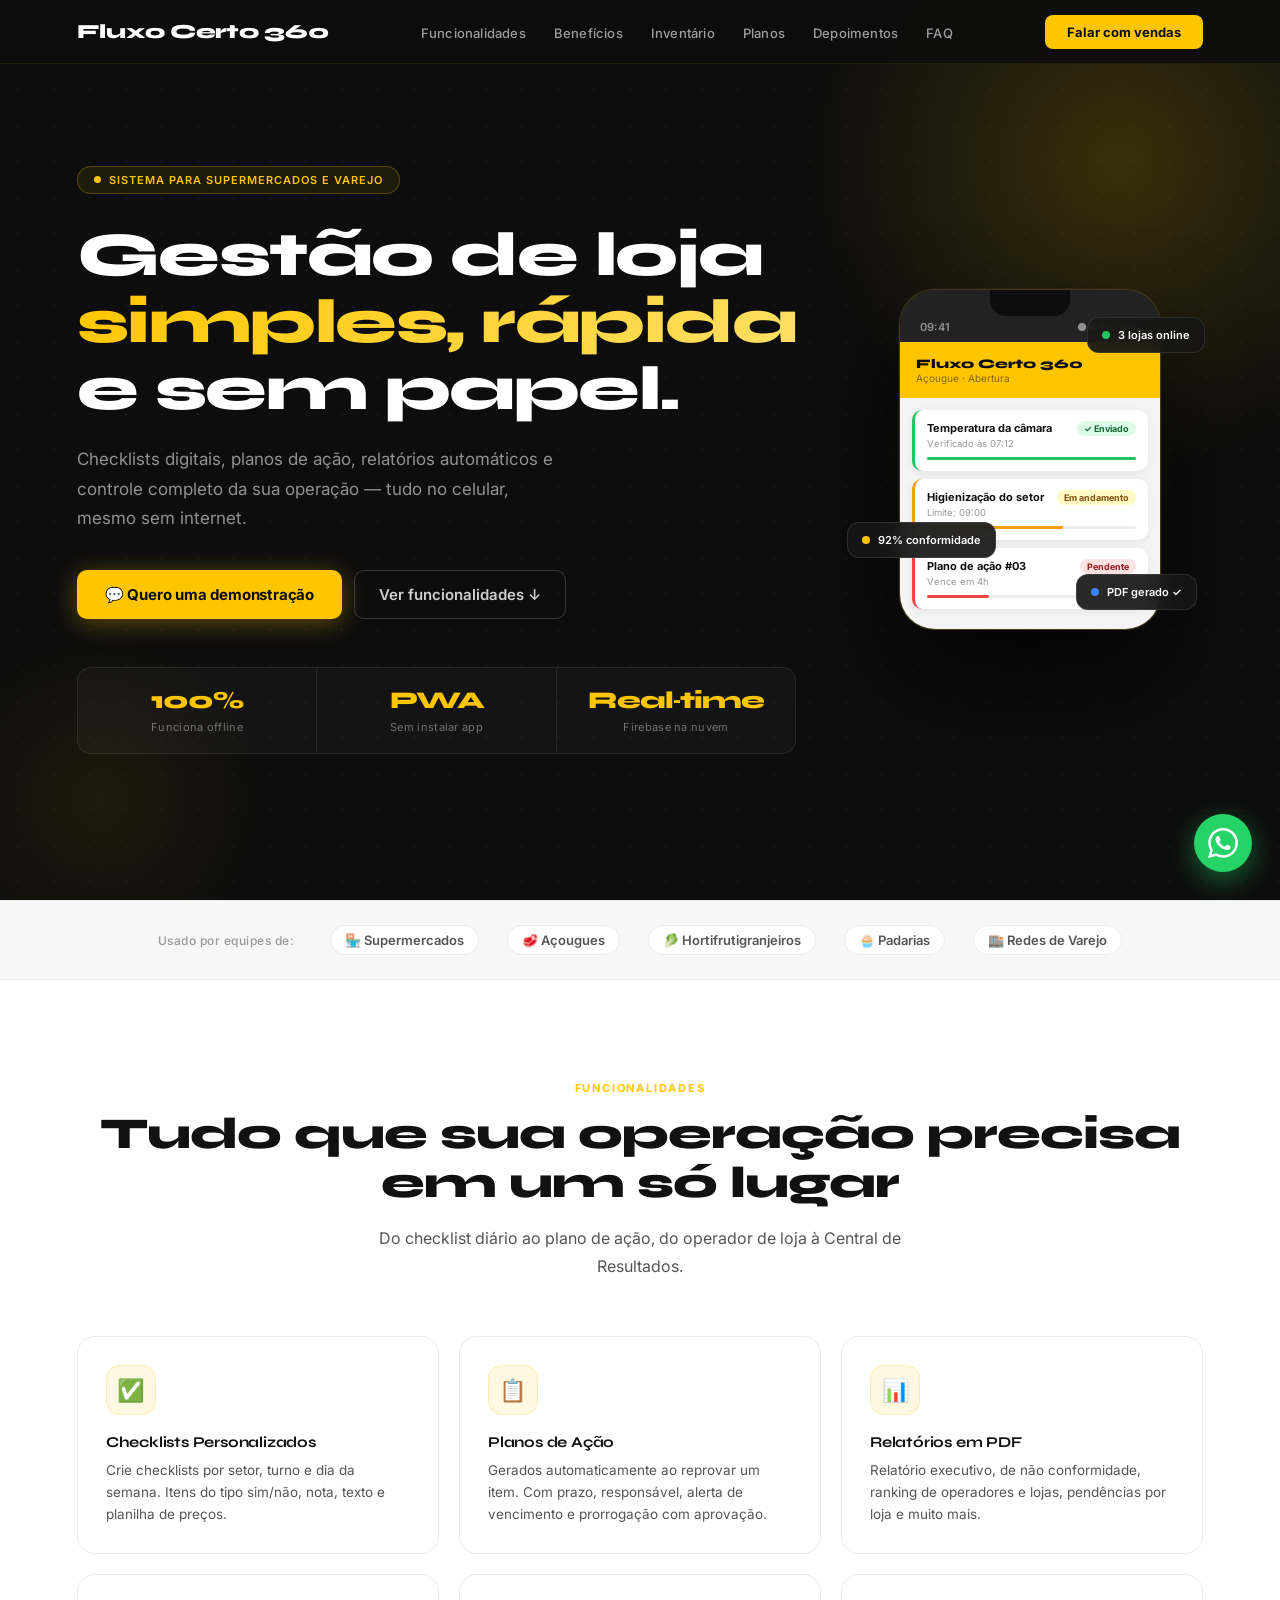
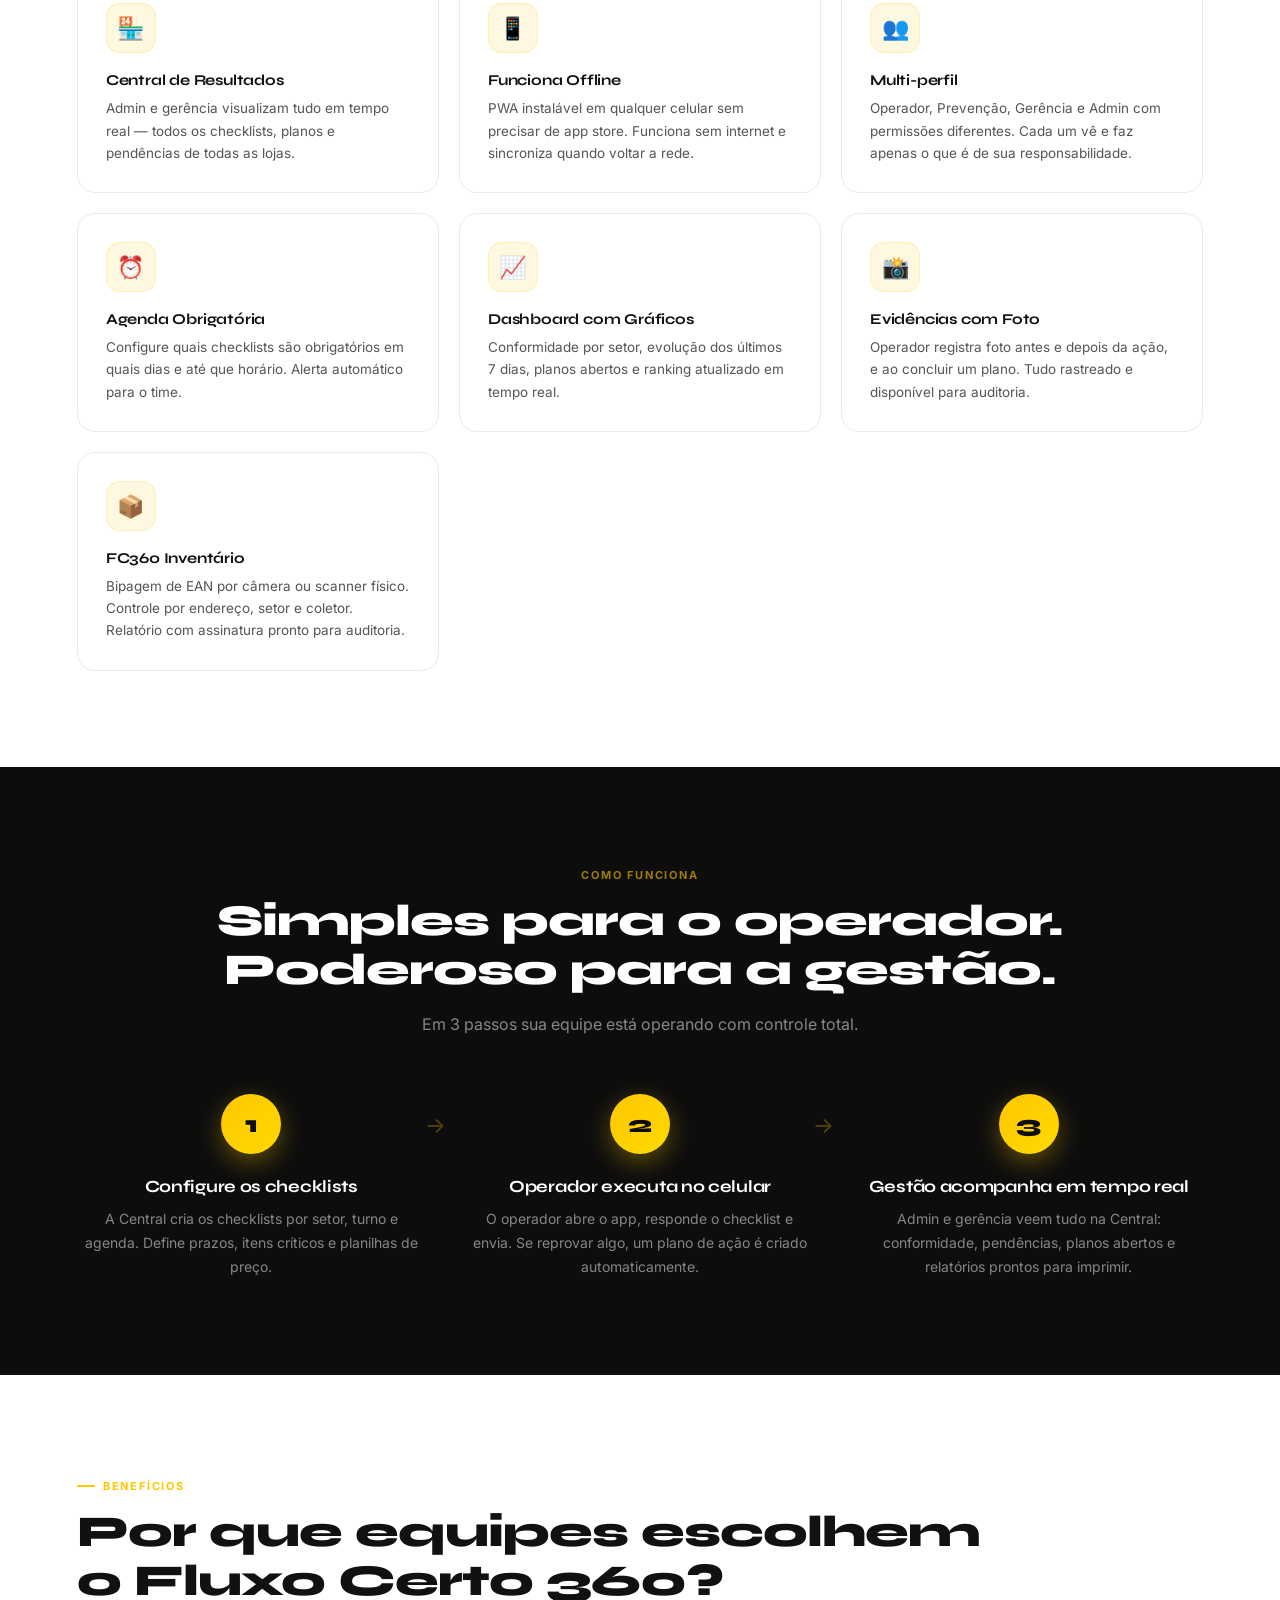
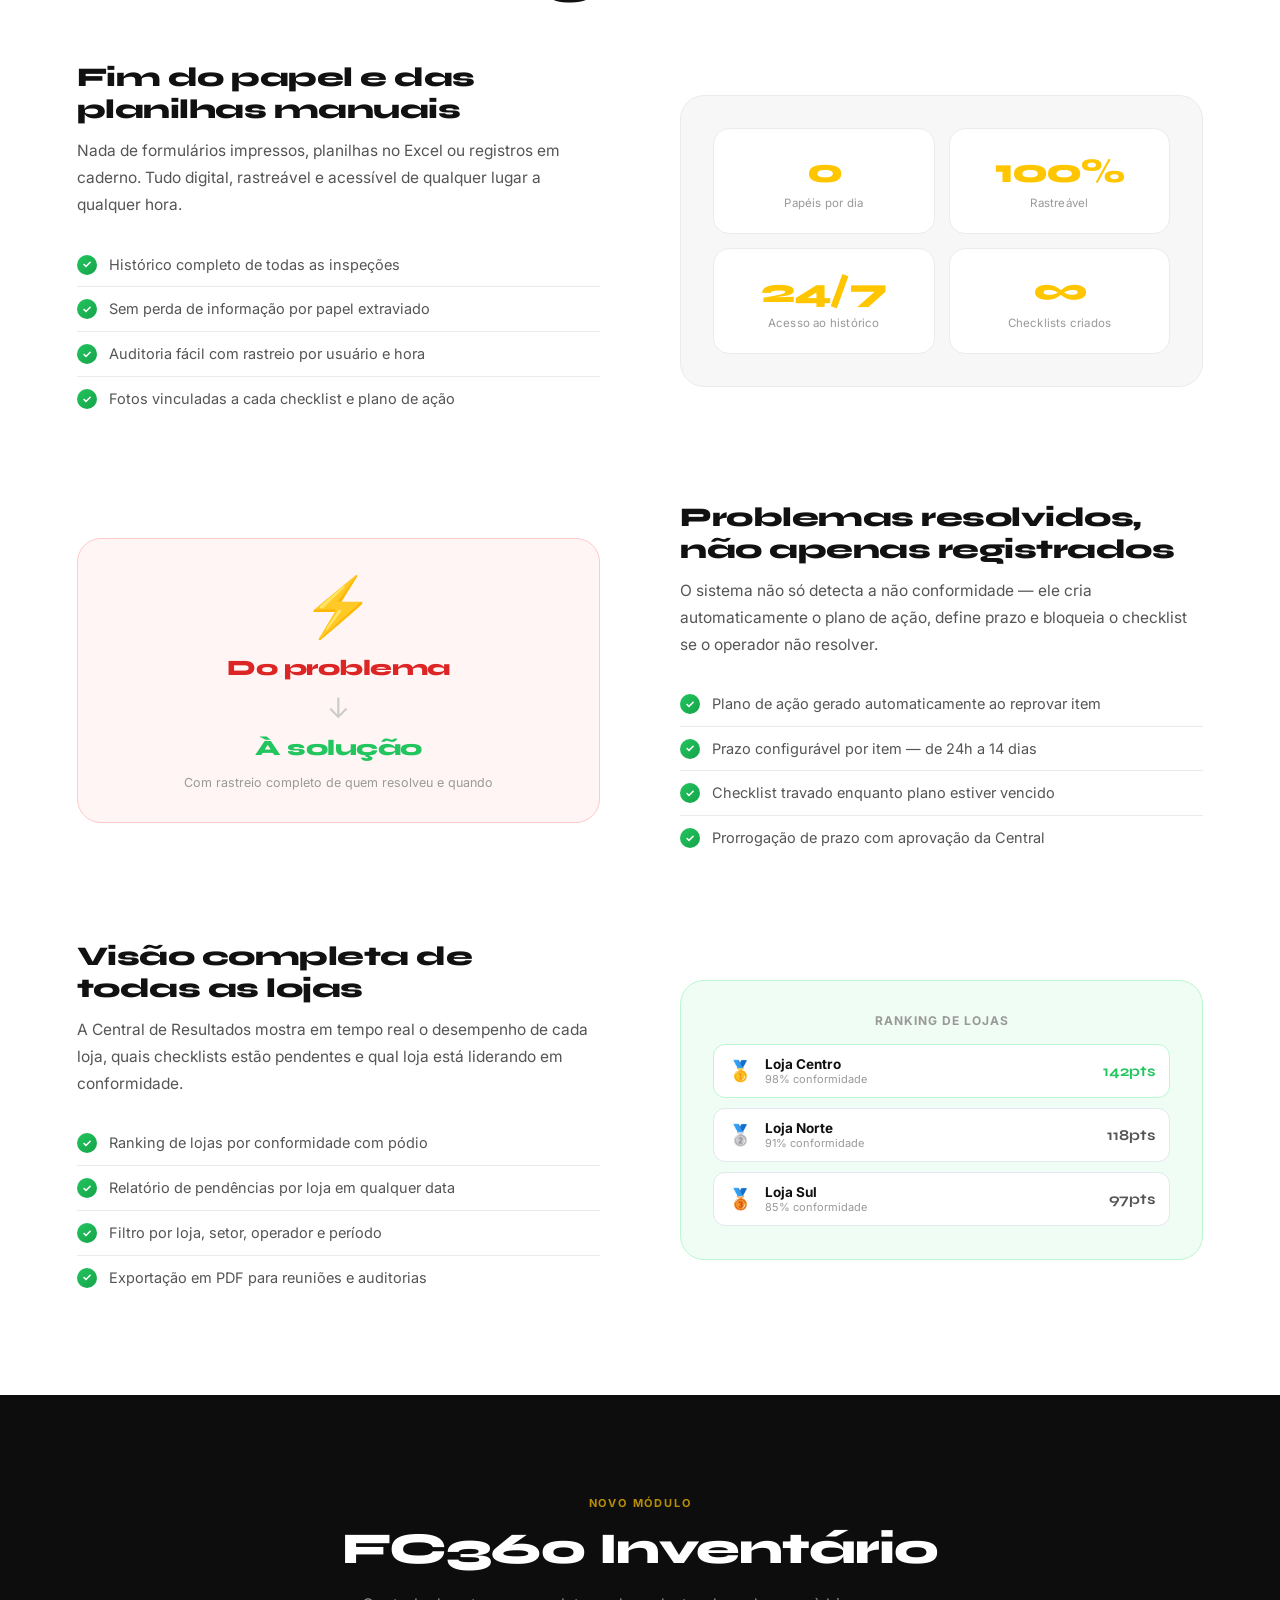
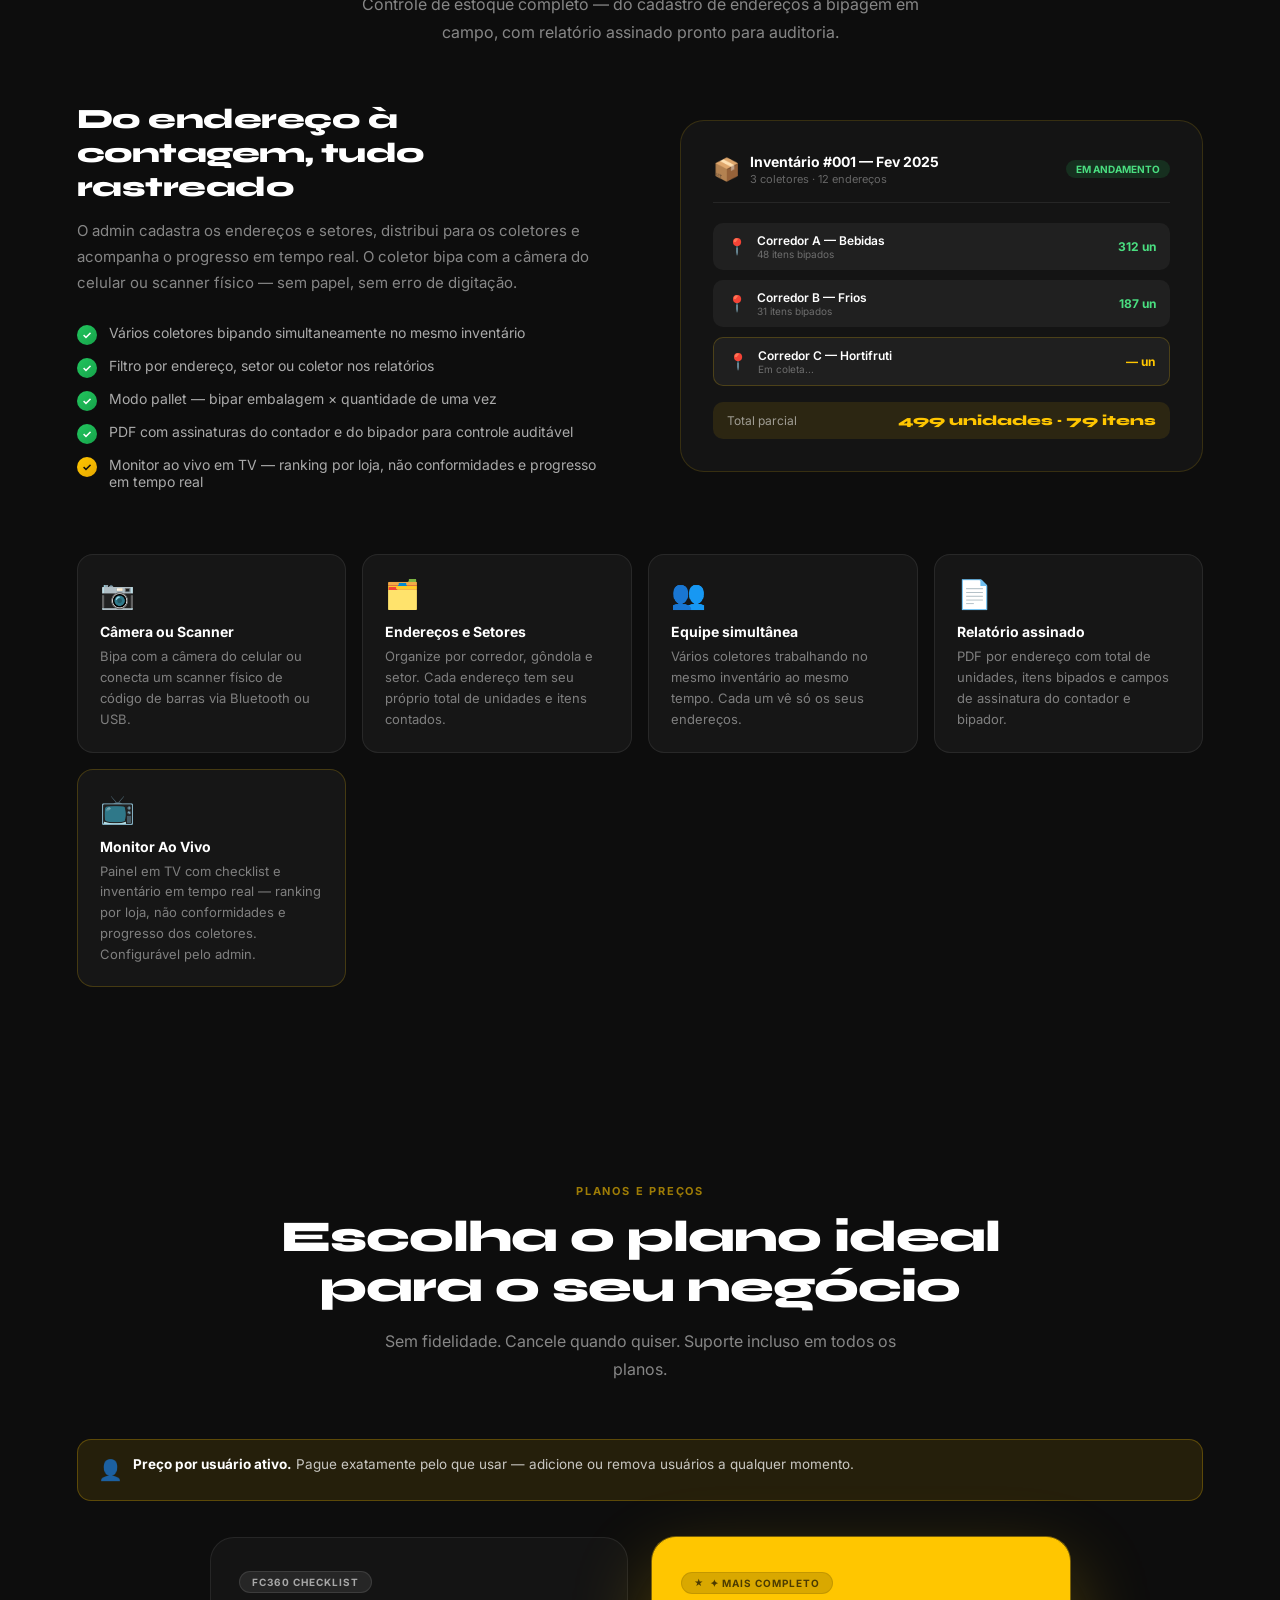
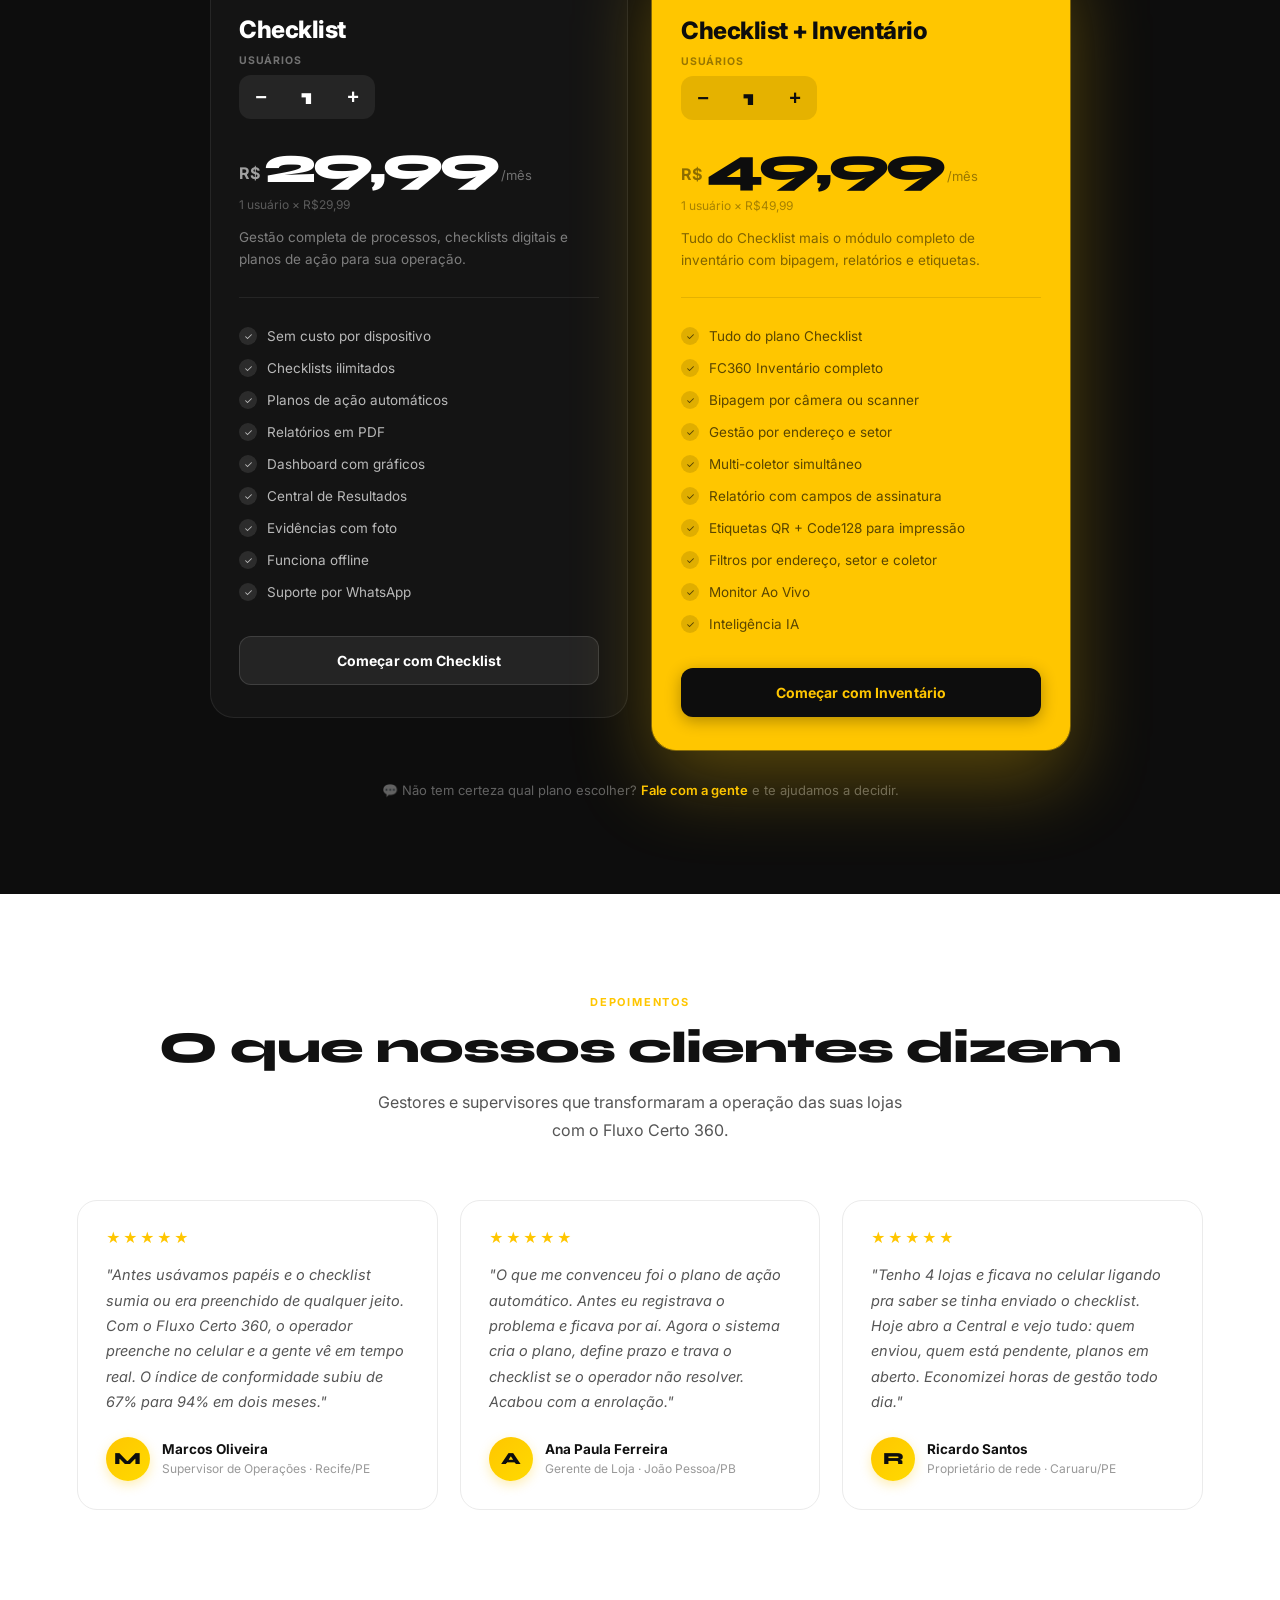
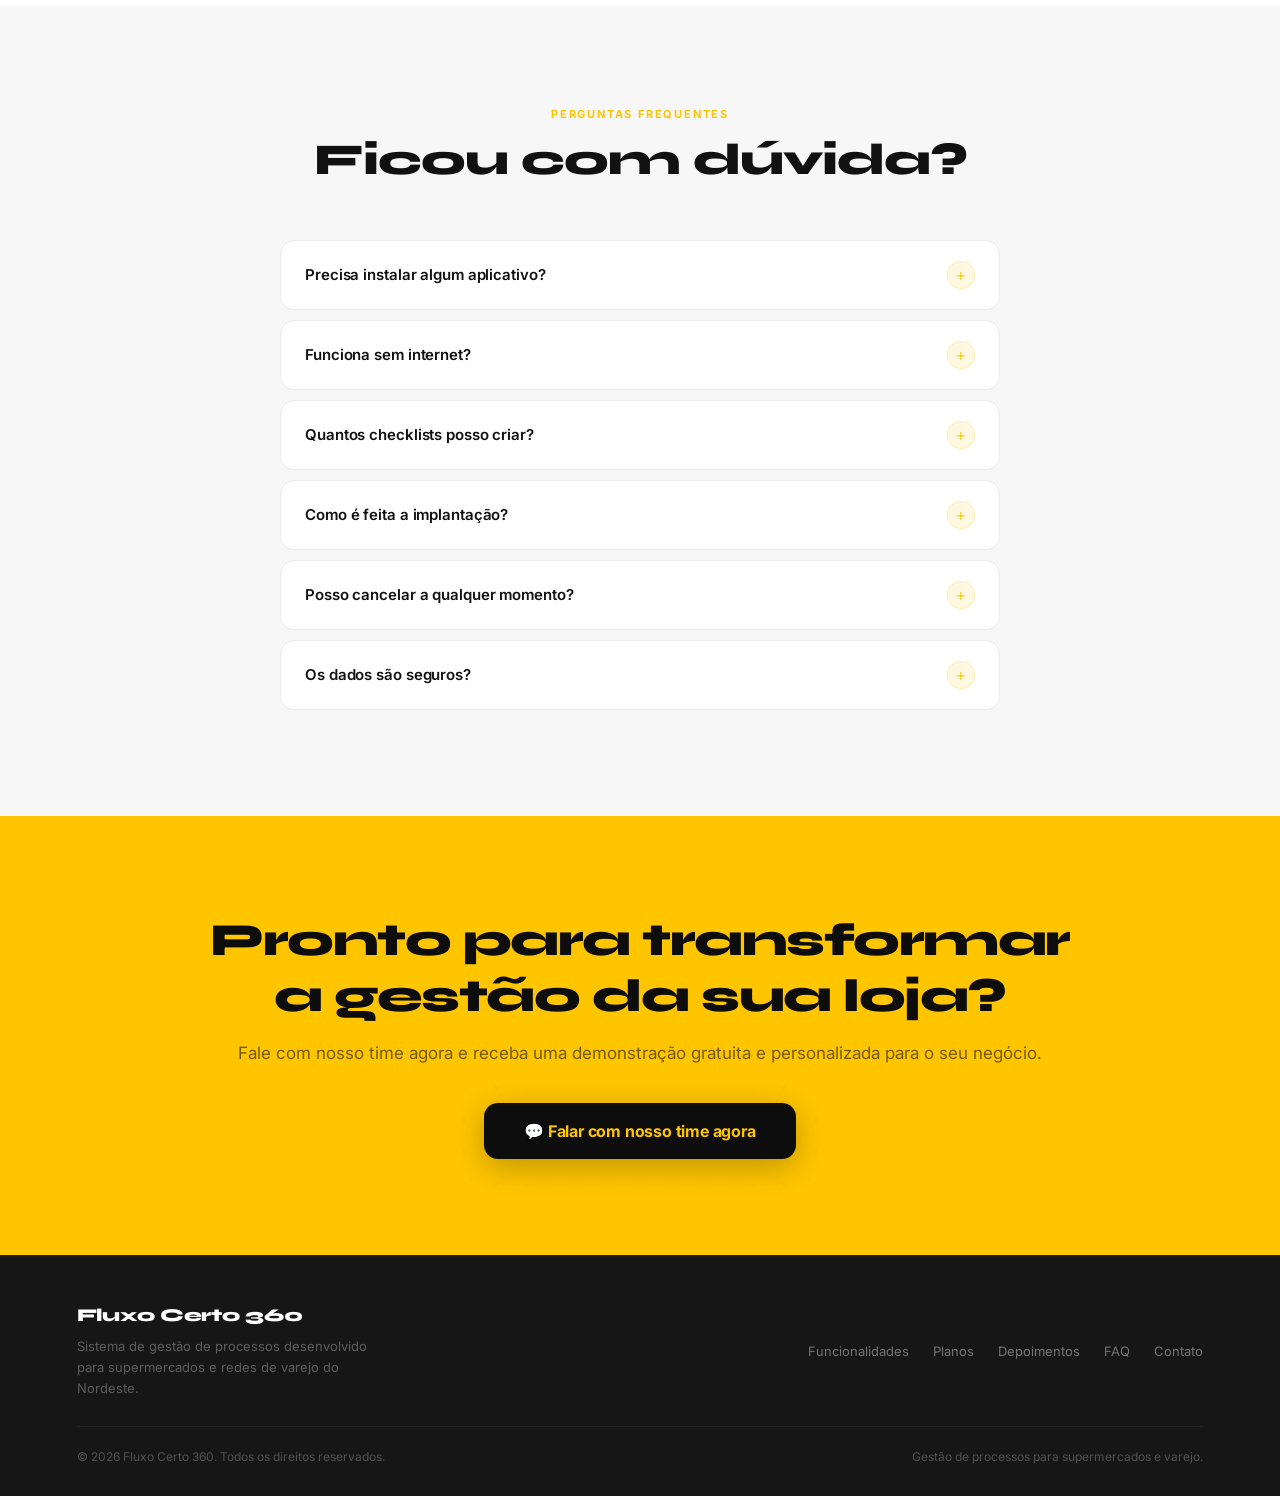
<file: landing/index.html>
<!DOCTYPE html>
<html lang="pt-BR">
<head>
  <meta charset="UTF-8"/>
  <meta name="viewport" content="width=device-width, initial-scale=1.0"/>
  <title>Fluxo Certo 360 — Gestão de Loja Inteligente</title>
  <meta name="description" content="Sistema completo de gestão de processos para supermercados e redes de varejo. Checklists, planos de ação, relatórios e muito mais."/>
  <link rel="preconnect" href="https://fonts.googleapis.com"/>
  <link rel="preconnect" href="https://fonts.gstatic.com" crossorigin/>
  <link href="https://fonts.googleapis.com/css2?family=Syne:wght@400;600;700;800&family=Inter:wght@300;400;500;600;700&display=swap" rel="stylesheet"/>
  <style>
    *, *::before, *::after { box-sizing: border-box; margin: 0; padding: 0; }

    :root {
      --y: #FFC600;
      --yd: #e6b000;
      --yl: rgba(255,198,0,.12);
      --dark: #0d0d0d;
      --dark2: #161616;
      --dark3: #222;
      --t: #111;
      --t2: #555;
      --t3: #999;
      --white: #ffffff;
      --gray: #f7f7f7;
      --gray2: #ebebeb;
      --g: #22c55e;
      --r: #ef4444;
    }

    html { scroll-behavior: smooth; }

    body {
      font-family: 'Inter', sans-serif;
      color: var(--t);
      background: var(--white);
      overflow-x: hidden;
    }

    h1, h2, h3, h4 { font-family: 'Syne', sans-serif; }

    /* ── UTILITÁRIOS ── */
    .gradient-text {
      background: linear-gradient(135deg, #fff 10%, var(--y) 100%);
      -webkit-background-clip: text;
      -webkit-text-fill-color: transparent;
      background-clip: text;
    }
    .max { max-width: 1200px; margin: 0 auto; }

    /* ── NAV ── */
    nav {
      position: fixed; top: 0; left: 0; right: 0; z-index: 100;
      background: rgba(13,13,13,.95);
      backdrop-filter: blur(16px);
      border-bottom: 1px solid rgba(255,198,0,.1);
      padding: 0 6%;
      display: flex; align-items: center; justify-content: space-between;
      height: 64px;
      transition: background .3s;
    }
    .nav-logo {
      font-family: 'Syne', sans-serif;
      font-size: 20px; font-weight: 800;
      color: var(--white);
      text-decoration: none;
      display: flex; align-items: center; gap: 10px;
      letter-spacing: -.3px;
    }
    .nav-logo span { color: var(--y); }
    .nav-logo-badge {
      background: var(--y); color: var(--dark) !important;
      font-size: 11px; font-weight: 700;
      padding: 3px 10px; border-radius: 20px;
      text-transform: uppercase; letter-spacing: .5px;
      display: inline-block; flex-shrink: 0; white-space: nowrap;
    }
    .nav-links { display: flex; gap: 28px; list-style: none; }
    .nav-links a {
      color: rgba(255,255,255,.6);
      text-decoration: none; font-size: 13px; font-weight: 500;
      transition: color .2s; letter-spacing: .2px;
    }
    .nav-links a:hover { color: var(--y); }
    .nav-cta {
      background: var(--y); color: var(--dark);
      padding: 9px 22px; border-radius: 8px;
      font-weight: 700; font-size: 13px;
      text-decoration: none;
      transition: background .2s, transform .15s, box-shadow .2s;
      box-shadow: 0 0 0 0 rgba(255,198,0,0);
    }
    .nav-cta:hover { background: var(--yd); transform: translateY(-1px); box-shadow: 0 4px 16px rgba(255,198,0,.35); }
    .nav-hamburger { display: none; flex-direction: column; gap: 5px; cursor: pointer; background: none; border: none; padding: 4px; }
    .nav-hamburger span { width: 24px; height: 2px; background: var(--white); border-radius: 2px; display: block; transition: .3s; }
    .nav-mobile { display: none; position: fixed; top: 64px; left: 0; right: 0; background: var(--dark2); padding: 24px 6%; flex-direction: column; gap: 20px; z-index: 99; border-bottom: 1px solid rgba(255,198,0,.1); }
    .nav-mobile.open { display: flex; }
    .nav-mobile a { color: rgba(255,255,255,.8); text-decoration: none; font-size: 16px; font-weight: 500; }
    .nav-mobile .nav-cta { text-align: center; }

    /* ── HERO ── */
    .hero {
      background: var(--dark);
      min-height: 100vh;
      display: flex; align-items: center;
      padding: 100px 6% 80px;
      position: relative; overflow: hidden;
    }
    /* Grid de pontos no fundo */
    .hero::before {
      content: '';
      position: absolute; inset: 0;
      background-image: radial-gradient(rgba(255,198,0,.06) 1px, transparent 1px);
      background-size: 36px 36px;
      pointer-events: none;
    }
    /* Glow amarelo top-right */
    .hero-glow1 {
      position: absolute; top: -180px; right: -180px;
      width: 680px; height: 680px; border-radius: 50%;
      background: radial-gradient(circle, rgba(255,198,0,.18) 0%, transparent 65%);
      pointer-events: none;
    }
    /* Glow sutil bottom-left */
    .hero-glow2 {
      position: absolute; bottom: -80px; left: -80px;
      width: 360px; height: 360px; border-radius: 50%;
      background: radial-gradient(circle, rgba(255,198,0,.07) 0%, transparent 65%);
      pointer-events: none;
    }
    .hero-inner {
      max-width: 1200px; margin: 0 auto; width: 100%;
      display: grid; grid-template-columns: 1fr 1fr; gap: 60px; align-items: center;
      position: relative; z-index: 1;
    }
    .hero-badge {
      display: inline-flex; align-items: center; gap: 8px;
      background: rgba(255,198,0,.08); border: 1px solid rgba(255,198,0,.25);
      color: var(--y); padding: 6px 16px; border-radius: 99px;
      font-size: 11px; font-weight: 600; letter-spacing: 1px;
      text-transform: uppercase; margin-bottom: 28px;
    }
    .hero-badge .pulse {
      width: 7px; height: 7px; background: var(--y); border-radius: 50%;
      animation: pulse 2s infinite; flex-shrink: 0;
    }
    @keyframes pulse {
      0%,100% { box-shadow: 0 0 0 0 rgba(255,198,0,.5); }
      50% { box-shadow: 0 0 0 6px rgba(255,198,0,0); }
    }
    .hero h1 {
      font-size: clamp(38px, 5vw, 62px);
      font-weight: 800; line-height: 1.08;
      color: var(--white); margin-bottom: 22px;
      letter-spacing: -1.5px;
    }
    .hero h1 .highlight {
      position: relative; white-space: nowrap;
    }
    .hero h1 .highlight em {
      font-style: normal;
      background: linear-gradient(135deg, #FFC600, #FFE066);
      -webkit-background-clip: text;
      -webkit-text-fill-color: transparent;
      background-clip: text;
    }
    .hero p {
      font-size: 17px; line-height: 1.75;
      color: rgba(255,255,255,.55); margin-bottom: 36px;
      font-weight: 400; max-width: 480px;
    }
    .hero-actions { display: flex; gap: 12px; flex-wrap: wrap; }
    .btn-primary {
      background: var(--y); color: var(--dark);
      padding: 15px 28px; border-radius: 10px;
      font-weight: 700; font-size: 15px;
      text-decoration: none; display: inline-flex; align-items: center; gap: 8px;
      transition: background .2s, transform .15s, box-shadow .2s;
      box-shadow: 0 4px 24px rgba(255,198,0,.35);
      letter-spacing: -.2px;
    }
    .btn-primary:hover { background: var(--yd); transform: translateY(-2px); box-shadow: 0 10px 36px rgba(255,198,0,.45); }
    .btn-outline {
      border: 1.5px solid rgba(255,255,255,.18); color: rgba(255,255,255,.8);
      padding: 14px 24px; border-radius: 10px;
      font-weight: 600; font-size: 15px;
      text-decoration: none; display: inline-flex; align-items: center; gap: 8px;
      transition: border-color .2s, color .2s, background .2s;
    }
    .btn-outline:hover { border-color: rgba(255,198,0,.5); color: var(--y); background: rgba(255,198,0,.05); }

    /* Stats hero */
    .hero-stats {
      display: flex; gap: 0; margin-top: 48px;
      border: 1px solid rgba(255,255,255,.08); border-radius: 14px;
      overflow: hidden; background: rgba(255,255,255,.03);
    }
    .hero-stat {
      flex: 1; padding: 18px 20px; text-align: center;
      border-right: 1px solid rgba(255,255,255,.08);
    }
    .hero-stat:last-child { border-right: none; }
    .hero-stat strong {
      font-size: 24px; font-weight: 800; color: var(--y);
      font-family: 'Syne', sans-serif; display: block;
      letter-spacing: -1px;
    }
    .hero-stat span { font-size: 11px; color: rgba(255,255,255,.4); letter-spacing: .3px; }

    /* Mockup */
    .hero-visual {
      display: flex; justify-content: center; align-items: center;
      position: relative;
    }
    .mockup-wrap {
      position: relative;
    }
    .mockup-glow {
      position: absolute; top: 50%; left: 50%;
      transform: translate(-50%,-50%);
      width: 320px; height: 320px; border-radius: 50%;
      background: radial-gradient(circle, rgba(255,198,0,.22) 0%, transparent 65%);
      pointer-events: none; z-index: 0;
    }
    .mockup-phone {
      width: 262px;
      background: var(--dark2);
      border: 1.5px solid rgba(255,198,0,.2);
      border-radius: 36px;
      overflow: hidden;
      box-shadow: 0 48px 96px rgba(0,0,0,.7), 0 0 0 1px rgba(255,255,255,.04);
      position: relative; z-index: 1;
      animation: float 4s ease-in-out infinite;
    }
    @keyframes float {
      0%,100% { transform: translateY(0); }
      50% { transform: translateY(-10px); }
    }
    .mockup-notch {
      position: absolute; top: 0; left: 50%; transform: translateX(-50%);
      width: 80px; height: 26px; background: var(--dark);
      border-radius: 0 0 16px 16px; z-index: 2;
    }
    .mockup-statusbar {
      background: var(--dark3); padding: 30px 20px 8px;
      display: flex; justify-content: space-between; align-items: center;
    }
    .mockup-statusbar span { font-size: 11px; color: rgba(255,255,255,.5); font-weight: 600; }
    .mockup-header {
      background: var(--y); padding: 14px 16px;
      display: flex; align-items: center; gap: 10px;
    }
    .mockup-header-title { font-family: 'Syne', sans-serif; font-size: 13px; font-weight: 800; color: var(--dark); }
    .mockup-header-sub { font-size: 10px; color: rgba(0,0,0,.5); }
    .mockup-body { padding: 12px; background: #f4f4f4; }
    .mockup-card {
      background: var(--white); border-radius: 10px;
      padding: 11px 12px; margin-bottom: 8px;
      border-left: 3px solid var(--g);
      box-shadow: 0 2px 8px rgba(0,0,0,.07);
    }
    .mockup-card.warn { border-color: #f59e0b; }
    .mockup-card.red { border-color: var(--r); }
    .mockup-card-title { font-size: 11px; font-weight: 700; color: var(--t); margin-bottom: 3px; }
    .mockup-card-sub { font-size: 9.5px; color: var(--t3); }
    .mockup-card-badge { float: right; font-size: 9px; font-weight: 700; padding: 2px 7px; border-radius: 8px; }
    .mockup-card-badge.ok { background: #dcfce7; color: #166534; }
    .mockup-card-badge.warn { background: #fef9c3; color: #854d0e; }
    .mockup-card-badge.red { background: #fee2e2; color: #991b1b; }
    .mockup-progress { height: 3px; background: #eee; border-radius: 2px; margin-top: 8px; }
    .mockup-progress-fill { height: 100%; border-radius: 2px; background: var(--g); }

    /* Badges flutuantes */
    .mockup-float {
      position: absolute;
      background: rgba(22,22,22,.92);
      border: 1px solid rgba(255,255,255,.1);
      backdrop-filter: blur(12px);
      border-radius: 12px;
      padding: 10px 14px;
      font-size: 11px; font-weight: 600; color: var(--white);
      display: flex; align-items: center; gap: 8px;
      z-index: 2; white-space: nowrap;
      animation: floatBadge 5s ease-in-out infinite;
    }
    .mockup-float.f1 { top: 28px; right: -44px; animation-delay: .5s; }
    .mockup-float.f2 { bottom: 72px; left: -52px; animation-delay: 1.5s; }
    .mockup-float.f3 { bottom: 20px; right: -36px; animation-delay: 2.5s; }
    @keyframes floatBadge {
      0%,100% { transform: translateY(0); }
      50% { transform: translateY(-6px); }
    }
    .mockup-float .dot { width: 8px; height: 8px; border-radius: 50%; flex-shrink: 0; }

    /* ── SEÇÕES GERAIS ── */
    section { padding: 96px 6%; }
    .section-label {
      display: inline-flex; align-items: center; gap: 8px;
      font-size: 11px; font-weight: 700; letter-spacing: 1.8px;
      text-transform: uppercase; color: var(--y);
      margin-bottom: 14px;
    }
    .section-label::before {
      content: '';
      width: 18px; height: 2px; background: var(--y); border-radius: 2px; display: block;
    }
    .section-title {
      font-size: clamp(28px, 4vw, 44px);
      font-weight: 800; line-height: 1.12;
      margin-bottom: 16px; letter-spacing: -1px;
    }
    .section-sub {
      font-size: 16px; color: var(--t2); line-height: 1.75;
      max-width: 560px; font-weight: 400;
    }
    .section-header { margin-bottom: 56px; }
    .section-header.center { text-align: center; }
    .section-header.center .section-sub { margin: 0 auto; }
    .section-header.center .section-label { justify-content: center; }
    .section-header.center .section-label::before { display: none; }

    /* ── SOCIAL PROOF BAR ── */
    .proof-bar {
      background: var(--gray); padding: 24px 6%;
      border-top: 1px solid var(--gray2); border-bottom: 1px solid var(--gray2);
    }
    .proof-inner {
      max-width: 1200px; margin: 0 auto;
      display: flex; align-items: center; gap: 36px; flex-wrap: wrap; justify-content: center;
    }
    .proof-label { font-size: 12px; color: var(--t3); font-weight: 500; white-space: nowrap; letter-spacing: .5px; }
    .proof-items { display: flex; gap: 28px; flex-wrap: wrap; justify-content: center; }
    .proof-item {
      font-size: 13px; font-weight: 600; color: var(--t2);
      display: flex; align-items: center; gap: 6px;
      padding: 6px 14px; background: var(--white); border-radius: 99px;
      border: 1px solid var(--gray2);
    }

    /* ── FUNCIONALIDADES ── */
    .features-grid {
      display: grid; grid-template-columns: repeat(auto-fit, minmax(280px, 1fr));
      gap: 20px;
    }
    .feature-card {
      background: var(--white); border: 1.5px solid var(--gray2);
      border-radius: 18px; padding: 28px;
      transition: border-color .25s, transform .25s, box-shadow .25s;
      position: relative; overflow: hidden;
    }
    .feature-card::after {
      content: '';
      position: absolute; inset: 0;
      background: linear-gradient(135deg, rgba(255,198,0,.04) 0%, transparent 60%);
      opacity: 0; transition: opacity .3s;
      border-radius: 18px;
    }
    .feature-card:hover { border-color: rgba(255,198,0,.4); transform: translateY(-5px); box-shadow: 0 16px 48px rgba(0,0,0,.08); }
    .feature-card:hover::after { opacity: 1; }
    .feature-icon {
      width: 50px; height: 50px; border-radius: 14px;
      background: var(--yl); display: flex; align-items: center; justify-content: center;
      font-size: 22px; margin-bottom: 18px;
      border: 1px solid rgba(255,198,0,.2);
    }
    .feature-card h3 { font-size: 15px; font-weight: 700; margin-bottom: 8px; letter-spacing: -.2px; }
    .feature-card p { font-size: 13.5px; color: var(--t2); line-height: 1.65; }

    /* Stagger animations for features */
    .features-grid .feature-card:nth-child(1) { --delay: 0s; }
    .features-grid .feature-card:nth-child(2) { --delay: .07s; }
    .features-grid .feature-card:nth-child(3) { --delay: .14s; }
    .features-grid .feature-card:nth-child(4) { --delay: .21s; }
    .features-grid .feature-card:nth-child(5) { --delay: .28s; }
    .features-grid .feature-card:nth-child(6) { --delay: .35s; }
    .features-grid .feature-card:nth-child(7) { --delay: .42s; }
    .features-grid .feature-card:nth-child(8) { --delay: .49s; }
    .features-grid .feature-card:nth-child(9) { --delay: .56s; }
    .features-grid .feature-card:nth-child(10) { --delay: .63s; }

    /* ── COMO FUNCIONA ── */
    .how-section { background: var(--dark); }
    .how-section .section-title { color: var(--white); }
    .how-section .section-sub { color: rgba(255,255,255,.5); }
    .how-steps {
      display: grid; grid-template-columns: repeat(auto-fit, minmax(240px, 1fr));
      gap: 40px;
    }
    .how-step { text-align: center; position: relative; }
    .how-step-num {
      width: 60px; height: 60px; border-radius: 50%;
      background: linear-gradient(135deg, var(--y) 0%, #ffda00 100%);
      color: var(--dark);
      font-family: 'Syne', sans-serif; font-weight: 800; font-size: 24px;
      display: flex; align-items: center; justify-content: center;
      margin: 0 auto 22px;
      box-shadow: 0 8px 24px rgba(255,198,0,.35);
    }
    .how-step h3 { font-size: 17px; font-weight: 700; color: var(--white); margin-bottom: 10px; letter-spacing: -.3px; }
    .how-step p { font-size: 14px; color: rgba(255,255,255,.5); line-height: 1.7; }

    /* Linha conectora entre steps */
    .how-steps .how-step:not(:last-child)::after {
      content: '→';
      position: absolute; top: 18px; right: -20px;
      color: rgba(255,198,0,.3); font-size: 22px;
    }
    @media (max-width: 900px) {
      .how-steps .how-step::after { display: none; }
    }

    /* ── BENEFÍCIOS ── */
    .benefits-row {
      display: grid; grid-template-columns: 1fr 1fr; gap: 80px; align-items: center;
      margin-bottom: 80px;
    }
    .benefits-row:last-child { margin-bottom: 0; }
    .benefits-row.reverse .benefits-text { order: 2; }
    .benefits-row.reverse .benefits-visual { order: 1; }
    .benefit-list { list-style: none; margin-top: 24px; }
    .benefit-list li {
      display: flex; align-items: flex-start; gap: 12px;
      padding: 11px 0; border-bottom: 1px solid var(--gray2);
      font-size: 14.5px; color: var(--t2); line-height: 1.5;
    }
    .benefit-list li:last-child { border: none; }
    .benefit-check {
      width: 20px; height: 20px; border-radius: 50%;
      background: linear-gradient(135deg, #22c55e, #16a34a);
      display: flex; align-items: center; justify-content: center;
      flex-shrink: 0; margin-top: 1px;
      font-size: 11px; color: white; font-weight: 700;
    }
    .benefits-visual {
      background: var(--gray); border-radius: 24px;
      padding: 32px; min-height: 280px;
      display: flex; align-items: center; justify-content: center;
      border: 1.5px solid var(--gray2);
    }
    .stat-grid { display: grid; grid-template-columns: 1fr 1fr; gap: 14px; width: 100%; }
    .stat-box {
      background: var(--white); border-radius: 16px;
      padding: 22px 18px; text-align: center;
      border: 1.5px solid var(--gray2);
      transition: transform .2s, box-shadow .2s;
    }
    .stat-box:hover { transform: translateY(-3px); box-shadow: 0 8px 24px rgba(0,0,0,.07); }
    .stat-box strong {
      font-family: 'Syne', sans-serif; font-size: 34px; font-weight: 800;
      display: block; color: var(--y); letter-spacing: -1.5px;
    }
    .stat-box span { font-size: 11.5px; color: var(--t3); letter-spacing: .2px; }

    /* ── PLANOS ── */
    .plans-section { background: var(--dark); }
    .plans-section .section-title { color: var(--white); }
    .plans-section .section-sub { color: rgba(255,255,255,.5); }
    .plans-grid {
      display: grid; grid-template-columns: repeat(2, 1fr);
      gap: 24px; align-items: start;
      max-width: 860px; margin: 0 auto;
    }

    /* Card base */
    .plan-card {
      background: rgba(255,255,255,.03);
      border: 1px solid rgba(255,255,255,.08);
      border-radius: 24px; padding: 32px 28px;
      transition: transform .25s, box-shadow .25s, border-color .25s;
      position: relative; overflow: hidden;
    }
    .plan-card:hover { transform: translateY(-6px); box-shadow: 0 24px 60px rgba(0,0,0,.4); border-color: rgba(255,198,0,.2); }

    /* Card featured */
    .plan-card.featured {
      background: var(--y);
      border-color: var(--y);
      transform: scale(1.04) translateY(-8px);
      box-shadow: 0 32px 80px rgba(255,198,0,.3), 0 0 0 1px rgba(255,198,0,.4);
    }
    .plan-card.featured:hover { transform: scale(1.04) translateY(-14px); box-shadow: 0 40px 100px rgba(255,198,0,.4); }

    /* Shimmer no card featured */
    .plan-card.featured::after {
      content: '';
      position: absolute; top: 0; left: -100%;
      width: 60%; height: 100%;
      background: linear-gradient(105deg, transparent, rgba(255,255,255,.18), transparent);
      animation: shimmer 3.5s infinite;
      pointer-events: none;
    }
    @keyframes shimmer {
      0% { left: -100%; }
      100% { left: 160%; }
    }

    .plan-badge {
      display: inline-flex; align-items: center; gap: 6px;
      font-size: 10px; font-weight: 700;
      padding: 4px 12px; border-radius: 99px;
      background: rgba(255,255,255,.08); color: rgba(255,255,255,.6);
      text-transform: uppercase; letter-spacing: 1px; margin-bottom: 22px;
      border: 1px solid rgba(255,255,255,.1);
    }
    .plan-badge.hot {
      background: rgba(0,0,0,.15); color: rgba(0,0,0,.65);
      border-color: rgba(0,0,0,.1);
    }
    .plan-badge.hot::before { content: '★'; font-size: 9px; }

    .plan-name { font-size: 24px; font-weight: 800; color: var(--white); margin-bottom: 10px; letter-spacing: -.5px; }
    .plan-card.featured .plan-name { color: var(--dark); }

    .plan-price { margin: 20px 0 6px; display: flex; align-items: flex-end; gap: 4px; }
    .plan-price .currency { font-size: 16px; font-weight: 700; color: rgba(255,255,255,.6); padding-bottom: 8px; }
    .plan-price strong { font-family: 'Syne', sans-serif; font-size: 52px; font-weight: 800; color: var(--white); line-height: 1; letter-spacing: -3px; }
    .plan-price .period { font-size: 13px; color: rgba(255,255,255,.4); padding-bottom: 8px; }
    .plan-card.featured .plan-price .currency { color: rgba(0,0,0,.45); }
    .plan-card.featured .plan-price strong { color: var(--dark); }
    .plan-card.featured .plan-price .period { color: rgba(0,0,0,.4); }

    .plan-desc { font-size: 13.5px; color: rgba(255,255,255,.45); margin-bottom: 26px; line-height: 1.65; }
    .plan-card.featured .plan-desc { color: rgba(0,0,0,.5); }

    .plan-divider { height: 1px; background: rgba(255,255,255,.07); margin-bottom: 22px; }
    .plan-card.featured .plan-divider { background: rgba(0,0,0,.1); }

    .plan-features { list-style: none; margin-bottom: 28px; }
    .plan-features li {
      display: flex; align-items: center; gap: 10px;
      font-size: 13.5px; color: rgba(255,255,255,.7);
      padding: 7px 0;
    }
    .plan-card.featured .plan-features li { color: rgba(0,0,0,.65); }
    .plan-features li .check {
      width: 18px; height: 18px; border-radius: 50%;
      background: rgba(255,255,255,.1);
      display: flex; align-items: center; justify-content: center;
      font-size: 10px; flex-shrink: 0;
    }
    .plan-card.featured .plan-features li .check { background: rgba(0,0,0,.12); }

    .plan-cta {
      display: block; text-align: center; text-decoration: none;
      padding: 15px; border-radius: 12px;
      font-weight: 700; font-size: 14px;
      background: rgba(255,255,255,.07); color: var(--white);
      border: 1px solid rgba(255,255,255,.12);
      transition: background .2s, transform .15s;
      letter-spacing: .1px;
    }
    .plan-cta:hover { background: rgba(255,255,255,.14); transform: translateY(-1px); }
    .plan-card.featured .plan-cta {
      background: var(--dark); color: var(--y);
      border-color: transparent;
      box-shadow: 0 4px 16px rgba(0,0,0,.3);
    }
    .plan-card.featured .plan-cta:hover { background: #1a1a1a; }
    .plans-note { text-align: center; margin-top: 32px; font-size: 13px; color: rgba(255,255,255,.35); }
    .plan-counter-label { font-size: 10.5px; font-weight: 700; text-transform: uppercase; letter-spacing: .8px; color: rgba(255,255,255,.4); margin-bottom: 8px; }
    .plan-card.featured .plan-counter-label { color: rgba(0,0,0,.4); }
    .plan-counter { display: flex; align-items: center; background: rgba(255,255,255,.07); border-radius: 12px; overflow: hidden; width: fit-content; margin-bottom: 20px; }
    .plan-card.featured .plan-counter { background: rgba(0,0,0,.1); }
    .plan-counter button { background: none; border: none; color: #fff; font-size: 20px; font-weight: 700; width: 44px; height: 44px; cursor: pointer; transition: background .15s; flex-shrink: 0; line-height: 1; }
    .plan-card.featured .plan-counter button { color: #0d0d0d; }
    .plan-counter button:hover { background: rgba(255,255,255,.1); }
    .plan-card.featured .plan-counter button:hover { background: rgba(0,0,0,.08); }
    .plan-counter .plan-qty { font-family: 'Syne', sans-serif; font-size: 22px; font-weight: 800; min-width: 48px; text-align: center; color: #fff; }
    .plan-card.featured .plan-counter .plan-qty { color: #0d0d0d; }
    .plan-price-unit { font-size: 12px; color: rgba(255,255,255,.3); margin-top: 4px; }
    .plan-card.featured .plan-price-unit { color: rgba(0,0,0,.35); }
    .plans-highlight {
      display: flex; align-items: flex-start; gap: 10px;
      background: rgba(255,198,0,.1); border: 1px solid rgba(255,198,0,.25);
      border-radius: 14px; padding: 14px 20px;
      margin-bottom: 36px; font-size: 13.5px; color: rgba(255,255,255,.75);
      line-height: 1.55;
    }
    .plans-highlight strong { color: #fff; }
    .plans-highlight span:first-child { font-size: 20px; flex-shrink: 0; margin-top: 1px; }

    /* ── DEPOIMENTOS ── */
    .testimonials-grid {
      display: grid; grid-template-columns: repeat(auto-fit, minmax(300px, 1fr));
      gap: 22px;
    }
    .testimonial-card {
      background: var(--white); border: 1.5px solid var(--gray2);
      border-radius: 20px; padding: 28px;
      transition: transform .25s, box-shadow .25s, border-color .25s;
    }
    .testimonial-card:hover { transform: translateY(-4px); box-shadow: 0 16px 48px rgba(0,0,0,.07); border-color: rgba(255,198,0,.35); }
    .testimonial-stars { color: var(--y); font-size: 14px; margin-bottom: 16px; letter-spacing: 2px; }
    .testimonial-text { font-size: 14.5px; line-height: 1.75; color: var(--t2); margin-bottom: 22px; font-style: italic; }
    .testimonial-author { display: flex; align-items: center; gap: 12px; }
    .testimonial-avatar {
      width: 44px; height: 44px; border-radius: 50%;
      background: linear-gradient(135deg, var(--y), #ffda00);
      display: flex; align-items: center; justify-content: center;
      font-family: 'Syne', sans-serif; font-weight: 800; font-size: 17px; color: var(--dark);
      flex-shrink: 0; box-shadow: 0 4px 12px rgba(255,198,0,.3);
    }
    .testimonial-author strong { font-size: 13.5px; font-weight: 700; display: block; }
    .testimonial-author span { font-size: 12px; color: var(--t3); }

    /* ── FAQ ── */
    .faq-section { background: var(--gray); }
    .faq-list { max-width: 720px; margin: 0 auto; }
    .faq-item {
      background: var(--white); border-radius: 14px;
      margin-bottom: 10px; overflow: hidden;
      border: 1.5px solid var(--gray2);
      transition: border-color .2s;
    }
    .faq-item:hover { border-color: rgba(255,198,0,.3); }
    .faq-item.open { border-color: rgba(255,198,0,.4); }
    .faq-q {
      padding: 20px 24px; cursor: pointer;
      display: flex; align-items: center; justify-content: space-between;
      font-weight: 600; font-size: 15px; letter-spacing: -.1px;
      user-select: none; gap: 16px;
    }
    .faq-icon {
      width: 28px; height: 28px; border-radius: 50%;
      background: var(--yl); border: 1px solid rgba(255,198,0,.2);
      display: flex; align-items: center; justify-content: center;
      color: var(--y); font-size: 18px; font-weight: 300;
      transition: transform .3s, background .2s; flex-shrink: 0;
    }
    .faq-a { font-size: 14px; color: var(--t2); line-height: 1.75; max-height: 0; overflow: hidden; transition: max-height .38s ease, padding .3s; }
    .faq-item.open .faq-a { max-height: 320px; padding: 0 24px 22px; }
    .faq-item.open .faq-icon { transform: rotate(45deg); background: var(--y); color: var(--dark); }

    /* ── CTA FINAL ── */
    .cta-section {
      background: var(--y);
      padding: 96px 6%;
      position: relative; overflow: hidden;
    }
    .cta-section::before {
      content: '';
      position: absolute; inset: 0;
      background-image: radial-gradient(rgba(0,0,0,.04) 1px, transparent 1px);
      background-size: 32px 32px;
    }
    .cta-inner { text-align: center; position: relative; z-index: 1; }
    .cta-section h2 { font-size: clamp(28px, 4vw, 46px); font-weight: 800; color: var(--dark); margin-bottom: 16px; letter-spacing: -1.5px; }
    .cta-section p { font-size: 17px; color: rgba(0,0,0,.55); margin-bottom: 36px; line-height: 1.6; }
    .btn-dark {
      background: var(--dark); color: var(--y);
      padding: 18px 40px; border-radius: 14px;
      font-weight: 700; font-size: 16px; text-decoration: none;
      display: inline-flex; align-items: center; gap: 10px;
      transition: background .2s, transform .15s, box-shadow .2s;
      box-shadow: 0 8px 32px rgba(0,0,0,.25);
      letter-spacing: -.2px;
    }
    .btn-dark:hover { background: #1a1a1a; transform: translateY(-2px); box-shadow: 0 14px 40px rgba(0,0,0,.35); }

    /* ── FOOTER ── */
    footer {
      background: var(--dark2); padding: 48px 6% 32px;
      border-top: 1px solid rgba(255,198,0,.08);
    }
    .footer-inner {
      max-width: 1200px; margin: 0 auto;
      display: flex; justify-content: space-between; align-items: center;
      flex-wrap: wrap; gap: 20px;
    }
    .footer-logo { font-family: 'Syne', sans-serif; font-size: 18px; font-weight: 800; color: var(--white); letter-spacing: -.3px; }
    .footer-logo span { color: var(--y); }
    .footer-links { display: flex; gap: 24px; flex-wrap: wrap; }
    .footer-links a { color: rgba(255,255,255,.4); text-decoration: none; font-size: 13px; transition: color .2s; }
    .footer-links a:hover { color: var(--y); }
    .footer-bottom {
      max-width: 1200px; margin: 28px auto 0;
      padding-top: 22px; border-top: 1px solid rgba(255,255,255,.05);
      display: flex; justify-content: space-between; align-items: center; flex-wrap: wrap; gap: 12px;
    }
    .footer-bottom p { font-size: 12px; color: rgba(255,255,255,.25); }

    /* ── WHATSAPP FLOAT ── */
    .wa-float {
      position: fixed; bottom: 28px; right: 28px; z-index: 200;
      width: 58px; height: 58px; border-radius: 50%;
      background: #25D366;
      display: flex; align-items: center; justify-content: center;
      box-shadow: 0 8px 28px rgba(37,211,102,.45);
      text-decoration: none;
      transition: transform .2s, box-shadow .2s;
    }
    .wa-float:hover { transform: scale(1.12); box-shadow: 0 14px 36px rgba(37,211,102,.55); }
    .wa-float svg { width: 30px; height: 30px; fill: white; }

    /* ── ANIMAÇÕES ── */
    .fade-up {
      opacity: 0;
      transform: translateY(28px);
      transition: opacity .65s ease, transform .65s ease;
      transition-delay: var(--delay, 0s);
    }
    .fade-up.visible { opacity: 1; transform: translateY(0); }

    .fade-left {
      opacity: 0;
      transform: translateX(-32px);
      transition: opacity .65s ease, transform .65s ease;
    }
    .fade-left.visible { opacity: 1; transform: translateX(0); }

    .fade-right {
      opacity: 0;
      transform: translateX(32px);
      transition: opacity .65s ease, transform .65s ease;
    }
    .fade-right.visible { opacity: 1; transform: translateX(0); }

    /* ── RESPONSIVE ── */
    @media (max-width: 1024px) {
      .plans-grid { grid-template-columns: 1fr; max-width: 420px; margin: 0 auto; }
      .plan-card.featured { transform: none; }
      .plan-card.featured:hover { transform: translateY(-6px); }
    }
    @media (max-width: 900px) {
      .hero-inner { grid-template-columns: 1fr; gap: 48px; }
      .hero-visual { display: none; }
      .benefits-row { grid-template-columns: 1fr; gap: 40px; }
      .benefits-row.reverse .benefits-text { order: 1; }
      .benefits-row.reverse .benefits-visual { order: 2; }
      .nav-links { display: none; }
      .nav-cta { display: none; }
      .nav-hamburger { display: flex; }
    }
    @media (max-width: 600px) {
      section { padding: 64px 5%; }
      .hero { padding: 90px 5% 64px; }
      .hero h1 { font-size: clamp(26px, 7.5vw, 38px); letter-spacing: -.5px; }
      .hero h1 .highlight { white-space: normal; }
      .hero p { font-size: 15px; }
      .hero-stats { flex-direction: column; }
      .hero-stat { border-right: none; border-bottom: 1px solid rgba(255,255,255,.08); }
      .hero-stat:last-child { border-bottom: none; }
      .hero-actions { flex-direction: column; }
      .hero-actions a { text-align: center; justify-content: center; }
      .nav-logo { font-size: 17px; }
      .plans-highlight { font-size: 12.5px; }
    }
  </style>
</head>
<body>

<!-- NAV -->
<nav>
  <a class="nav-logo" href="#">
    Fluxo Certo 360
  </a>
  <ul class="nav-links">
    <li><a href="#funcionalidades">Funcionalidades</a></li>
    <li><a href="#beneficios">Benefícios</a></li>
    <li><a href="#inventario">Inventário</a></li>
    <li><a href="#planos">Planos</a></li>
    <li><a href="#depoimentos">Depoimentos</a></li>
    <li><a href="#faq">FAQ</a></li>
  </ul>
  <a class="nav-cta" href="https://wa.me/5581991665457?text=Ol%C3%A1%2C%20quero%20conhecer%20o%20Fluxo%20Certo%20360!" target="_blank">Falar com vendas</a>
  <button class="nav-hamburger" onclick="toggleMenu()" aria-label="Menu">
    <span></span><span></span><span></span>
  </button>
</nav>
<div class="nav-mobile" id="nav-mobile">
  <a href="#funcionalidades" onclick="toggleMenu()">Funcionalidades</a>
  <a href="#beneficios" onclick="toggleMenu()">Benefícios</a>
  <a href="#inventario" onclick="toggleMenu()">Inventário</a>
  <a href="#planos" onclick="toggleMenu()">Planos</a>
  <a href="#depoimentos" onclick="toggleMenu()">Depoimentos</a>
  <a href="#faq" onclick="toggleMenu()">FAQ</a>
  <a class="nav-cta" href="https://wa.me/5581991665457?text=Ol%C3%A1%2C%20quero%20conhecer%20o%20Fluxo%20Certo%20360!" target="_blank">Falar com vendas →</a>
</div>

<!-- HERO -->
<section class="hero">
  <div class="hero-glow1"></div>
  <div class="hero-glow2"></div>
  <div class="hero-inner">
    <div class="hero-content">
      <div class="hero-badge">
        <span class="pulse"></span>
        Sistema para supermercados e varejo
      </div>
      <h1>Gestão de loja <span class="highlight"><em>simples, rápida</em></span><br/>e sem papel.</h1>
      <p>Checklists digitais, planos de ação, relatórios automáticos e controle completo da sua operação — tudo no celular, mesmo sem internet.</p>
      <div class="hero-actions">
        <a class="btn-primary" href="https://wa.me/5581991665457?text=Ol%C3%A1%2C%20quero%20uma%20demonstra%C3%A7%C3%A3o%20do%20Fluxo%20Certo%20360!" target="_blank">
          💬 Quero uma demonstração
        </a>
        <a class="btn-outline" href="#funcionalidades">Ver funcionalidades ↓</a>
      </div>
      <div class="hero-stats">
        <div class="hero-stat">
          <strong>100%</strong>
          <span>Funciona offline</span>
        </div>
        <div class="hero-stat">
          <strong>PWA</strong>
          <span>Sem instalar app</span>
        </div>
        <div class="hero-stat">
          <strong>Real‑time</strong>
          <span>Firebase na nuvem</span>
        </div>
      </div>
    </div>
    <div class="hero-visual">
      <div class="mockup-wrap">
        <div class="mockup-glow"></div>
        <div class="mockup-phone">
          <div class="mockup-notch"></div>
          <div class="mockup-statusbar">
            <span>09:41</span>
            <span>●●● 100%</span>
          </div>
          <div class="mockup-header">
            <div>
              <div class="mockup-header-title">Fluxo Certo 360</div>
              <div class="mockup-header-sub">Açougue · Abertura</div>
            </div>
          </div>
          <div class="mockup-body">
            <div class="mockup-card">
              <span class="mockup-card-badge ok">✓ Enviado</span>
              <div class="mockup-card-title">Temperatura da câmara</div>
              <div class="mockup-card-sub">Verificado às 07:12</div>
              <div class="mockup-progress"><div class="mockup-progress-fill" style="width:100%"></div></div>
            </div>
            <div class="mockup-card warn">
              <span class="mockup-card-badge warn">Em andamento</span>
              <div class="mockup-card-title">Higienização do setor</div>
              <div class="mockup-card-sub">Limite: 09:00</div>
              <div class="mockup-progress"><div class="mockup-progress-fill" style="width:65%;background:#f59e0b"></div></div>
            </div>
            <div class="mockup-card red">
              <span class="mockup-card-badge red">Pendente</span>
              <div class="mockup-card-title">Plano de ação #03</div>
              <div class="mockup-card-sub">Vence em 4h</div>
              <div class="mockup-progress"><div class="mockup-progress-fill" style="width:30%;background:#ef4444"></div></div>
            </div>
          </div>
        </div>
        <div class="mockup-float f1">
          <div class="dot" style="background:#22c55e"></div>
          <span>3 lojas online</span>
        </div>
        <div class="mockup-float f2">
          <div class="dot" style="background:#FFC600"></div>
          <span>92% conformidade</span>
        </div>
        <div class="mockup-float f3">
          <div class="dot" style="background:#3b82f6"></div>
          <span>PDF gerado ✓</span>
        </div>
      </div>
    </div>
  </div>
</section>

<!-- PROOF BAR -->
<div class="proof-bar">
  <div class="proof-inner">
    <span class="proof-label">Usado por equipes de:</span>
    <div class="proof-items">
      <div class="proof-item">🏪 Supermercados</div>
      <div class="proof-item">🥩 Açougues</div>
      <div class="proof-item">🥬 Hortifrutigranjeiros</div>
      <div class="proof-item">🧁 Padarias</div>
      <div class="proof-item">🏬 Redes de Varejo</div>
    </div>
  </div>
</div>

<!-- FUNCIONALIDADES -->
<section id="funcionalidades">
  <div class="max">
    <div class="section-header center fade-up">
      <div class="section-label">Funcionalidades</div>
      <h2 class="section-title">Tudo que sua operação precisa<br/>em um só lugar</h2>
      <p class="section-sub">Do checklist diário ao plano de ação, do operador de loja à Central de Resultados.</p>
    </div>
    <div class="features-grid">
      <div class="feature-card fade-up">
        <div class="feature-icon">✅</div>
        <h3>Checklists Personalizados</h3>
        <p>Crie checklists por setor, turno e dia da semana. Itens do tipo sim/não, nota, texto e planilha de preços.</p>
      </div>
      <div class="feature-card fade-up">
        <div class="feature-icon">📋</div>
        <h3>Planos de Ação</h3>
        <p>Gerados automaticamente ao reprovar um item. Com prazo, responsável, alerta de vencimento e prorrogação com aprovação.</p>
      </div>
      <div class="feature-card fade-up">
        <div class="feature-icon">📊</div>
        <h3>Relatórios em PDF</h3>
        <p>Relatório executivo, de não conformidade, ranking de operadores e lojas, pendências por loja e muito mais.</p>
      </div>
      <div class="feature-card fade-up">
        <div class="feature-icon">🏪</div>
        <h3>Central de Resultados</h3>
        <p>Admin e gerência visualizam tudo em tempo real — todos os checklists, planos e pendências de todas as lojas.</p>
      </div>
      <div class="feature-card fade-up">
        <div class="feature-icon">📱</div>
        <h3>Funciona Offline</h3>
        <p>PWA instalável em qualquer celular sem precisar de app store. Funciona sem internet e sincroniza quando voltar a rede.</p>
      </div>
      <div class="feature-card fade-up">
        <div class="feature-icon">👥</div>
        <h3>Multi-perfil</h3>
        <p>Operador, Prevenção, Gerência e Admin com permissões diferentes. Cada um vê e faz apenas o que é de sua responsabilidade.</p>
      </div>
      <div class="feature-card fade-up">
        <div class="feature-icon">⏰</div>
        <h3>Agenda Obrigatória</h3>
        <p>Configure quais checklists são obrigatórios em quais dias e até que horário. Alerta automático para o time.</p>
      </div>
      <div class="feature-card fade-up">
        <div class="feature-icon">📈</div>
        <h3>Dashboard com Gráficos</h3>
        <p>Conformidade por setor, evolução dos últimos 7 dias, planos abertos e ranking atualizado em tempo real.</p>
      </div>
      <div class="feature-card fade-up">
        <div class="feature-icon">📸</div>
        <h3>Evidências com Foto</h3>
        <p>Operador registra foto antes e depois da ação, e ao concluir um plano. Tudo rastreado e disponível para auditoria.</p>
      </div>
      <div class="feature-card fade-up">
        <div class="feature-icon">📦</div>
        <h3>FC360 Inventário</h3>
        <p>Bipagem de EAN por câmera ou scanner físico. Controle por endereço, setor e coletor. Relatório com assinatura pronto para auditoria.</p>
      </div>
    </div>
  </div>
</section>

<!-- COMO FUNCIONA -->
<section class="how-section" id="como-funciona">
  <div class="max">
    <div class="section-header center fade-up">
      <div class="section-label" style="color:rgba(255,198,0,.6)">Como funciona</div>
      <h2 class="section-title" style="color:#fff">Simples para o operador.<br/>Poderoso para a gestão.</h2>
      <p class="section-sub" style="margin:0 auto">Em 3 passos sua equipe está operando com controle total.</p>
    </div>
    <div class="how-steps">
      <div class="how-step fade-up">
        <div class="how-step-num">1</div>
        <h3>Configure os checklists</h3>
        <p>A Central cria os checklists por setor, turno e agenda. Define prazos, itens críticos e planilhas de preço.</p>
      </div>
      <div class="how-step fade-up" style="--delay:.1s">
        <div class="how-step-num">2</div>
        <h3>Operador executa no celular</h3>
        <p>O operador abre o app, responde o checklist e envia. Se reprovar algo, um plano de ação é criado automaticamente.</p>
      </div>
      <div class="how-step fade-up" style="--delay:.2s">
        <div class="how-step-num">3</div>
        <h3>Gestão acompanha em tempo real</h3>
        <p>Admin e gerência veem tudo na Central: conformidade, pendências, planos abertos e relatórios prontos para imprimir.</p>
      </div>
    </div>
  </div>
</section>

<!-- BENEFÍCIOS -->
<section id="beneficios">
  <div class="max">
    <div class="section-header fade-up">
      <div class="section-label">Benefícios</div>
      <h2 class="section-title">Por que equipes escolhem<br/>o Fluxo Certo 360?</h2>
    </div>

    <div class="benefits-row">
      <div class="benefits-text fade-left">
        <h3 style="font-size:27px;font-weight:800;margin-bottom:12px;letter-spacing:-.5px">Fim do papel e das planilhas manuais</h3>
        <p style="color:var(--t2);font-size:15.5px;line-height:1.75">Nada de formulários impressos, planilhas no Excel ou registros em caderno. Tudo digital, rastreável e acessível de qualquer lugar a qualquer hora.</p>
        <ul class="benefit-list">
          <li><span class="benefit-check">✓</span>Histórico completo de todas as inspeções</li>
          <li><span class="benefit-check">✓</span>Sem perda de informação por papel extraviado</li>
          <li><span class="benefit-check">✓</span>Auditoria fácil com rastreio por usuário e hora</li>
          <li><span class="benefit-check">✓</span>Fotos vinculadas a cada checklist e plano de ação</li>
        </ul>
      </div>
      <div class="benefits-visual fade-right">
        <div class="stat-grid">
          <div class="stat-box"><strong data-count="0">0</strong><span>Papéis por dia</span></div>
          <div class="stat-box"><strong>100%</strong><span>Rastreável</span></div>
          <div class="stat-box"><strong>24/7</strong><span>Acesso ao histórico</span></div>
          <div class="stat-box"><strong>∞</strong><span>Checklists criados</span></div>
        </div>
      </div>
    </div>

    <div class="benefits-row reverse">
      <div class="benefits-text fade-right">
        <h3 style="font-size:27px;font-weight:800;margin-bottom:12px;letter-spacing:-.5px">Problemas resolvidos, não apenas registrados</h3>
        <p style="color:var(--t2);font-size:15.5px;line-height:1.75">O sistema não só detecta a não conformidade — ele cria automaticamente o plano de ação, define prazo e bloqueia o checklist se o operador não resolver.</p>
        <ul class="benefit-list">
          <li><span class="benefit-check">✓</span>Plano de ação gerado automaticamente ao reprovar item</li>
          <li><span class="benefit-check">✓</span>Prazo configurável por item — de 24h a 14 dias</li>
          <li><span class="benefit-check">✓</span>Checklist travado enquanto plano estiver vencido</li>
          <li><span class="benefit-check">✓</span>Prorrogação de prazo com aprovação da Central</li>
        </ul>
      </div>
      <div class="benefits-visual fade-left" style="background:#fff5f5;border-color:#fecaca">
        <div style="text-align:center">
          <div style="font-size:58px;margin-bottom:14px">⚡</div>
          <div style="font-family:'Syne',sans-serif;font-size:22px;font-weight:800;color:#dc2626;letter-spacing:-.5px">Do problema</div>
          <div style="font-size:28px;margin:10px 0;color:#ccc">↓</div>
          <div style="font-family:'Syne',sans-serif;font-size:22px;font-weight:800;color:#22c55e;letter-spacing:-.5px">À solução</div>
          <div style="margin-top:14px;font-size:12.5px;color:var(--t3)">Com rastreio completo de quem resolveu e quando</div>
        </div>
      </div>
    </div>

    <div class="benefits-row">
      <div class="benefits-text fade-left">
        <h3 style="font-size:27px;font-weight:800;margin-bottom:12px;letter-spacing:-.5px">Visão completa de todas as lojas</h3>
        <p style="color:var(--t2);font-size:15.5px;line-height:1.75">A Central de Resultados mostra em tempo real o desempenho de cada loja, quais checklists estão pendentes e qual loja está liderando em conformidade.</p>
        <ul class="benefit-list">
          <li><span class="benefit-check">✓</span>Ranking de lojas por conformidade com pódio</li>
          <li><span class="benefit-check">✓</span>Relatório de pendências por loja em qualquer data</li>
          <li><span class="benefit-check">✓</span>Filtro por loja, setor, operador e período</li>
          <li><span class="benefit-check">✓</span>Exportação em PDF para reuniões e auditorias</li>
        </ul>
      </div>
      <div class="benefits-visual fade-right" style="background:#f0fdf4;border-color:#bbf7d0">
        <div style="text-align:center;width:100%">
          <div style="font-size:12px;font-weight:700;color:var(--t3);margin-bottom:16px;text-transform:uppercase;letter-spacing:1px">Ranking de Lojas</div>
          <div style="display:flex;flex-direction:column;gap:10px">
            <div style="display:flex;align-items:center;gap:12px;background:#fff;border-radius:12px;padding:11px 14px;border:1.5px solid #bbf7d0">
              <span style="font-size:20px">🥇</span>
              <div style="flex:1;text-align:left"><div style="font-weight:700;font-size:13.5px">Loja Centro</div><div style="font-size:11px;color:var(--t3)">98% conformidade</div></div>
              <strong style="color:#22c55e;font-family:'Syne',sans-serif;font-size:15px">142pts</strong>
            </div>
            <div style="display:flex;align-items:center;gap:12px;background:#fff;border-radius:12px;padding:11px 14px;border:1.5px solid #e2e8f0">
              <span style="font-size:20px">🥈</span>
              <div style="flex:1;text-align:left"><div style="font-weight:700;font-size:13.5px">Loja Norte</div><div style="font-size:11px;color:var(--t3)">91% conformidade</div></div>
              <strong style="color:var(--t2);font-family:'Syne',sans-serif;font-size:15px">118pts</strong>
            </div>
            <div style="display:flex;align-items:center;gap:12px;background:#fff;border-radius:12px;padding:11px 14px;border:1.5px solid #e2e8f0">
              <span style="font-size:20px">🥉</span>
              <div style="flex:1;text-align:left"><div style="font-weight:700;font-size:13.5px">Loja Sul</div><div style="font-size:11px;color:var(--t3)">85% conformidade</div></div>
              <strong style="color:var(--t2);font-family:'Syne',sans-serif;font-size:15px">97pts</strong>
            </div>
          </div>
        </div>
      </div>
    </div>
  </div>
</section>

<!-- FC360 INVENTÁRIO -->
<section id="inventario" style="background:var(--dark)">
  <div class="max">
    <div class="section-header center fade-up">
      <div class="section-label" style="justify-content:center;color:rgba(255,198,0,.7)">Novo Módulo</div>
      <h2 class="section-title" style="color:#fff">FC360 Inventário</h2>
      <p class="section-sub" style="color:rgba(255,255,255,.5);margin:0 auto">Controle de estoque completo — do cadastro de endereços à bipagem em campo, com relatório assinado pronto para auditoria.</p>
    </div>

    <div style="display:grid;grid-template-columns:1fr 1fr;gap:80px;align-items:center;margin-bottom:64px">
      <div class="fade-left">
        <h3 style="font-size:clamp(20px,2.5vw,28px);font-weight:800;color:#fff;margin-bottom:14px;letter-spacing:-.5px">Do endereço à contagem, tudo rastreado</h3>
        <p style="color:rgba(255,255,255,.5);font-size:15px;line-height:1.75;margin-bottom:28px">O admin cadastra os endereços e setores, distribui para os coletores e acompanha o progresso em tempo real. O coletor bipa com a câmera do celular ou scanner físico — sem papel, sem erro de digitação.</p>
        <ul style="list-style:none;display:flex;flex-direction:column;gap:12px">
          <li style="display:flex;align-items:flex-start;gap:12px;font-size:14px;color:rgba(255,255,255,.65)"><span style="width:20px;height:20px;border-radius:50%;background:linear-gradient(135deg,#22c55e,#16a34a);display:flex;align-items:center;justify-content:center;font-size:11px;color:#fff;font-weight:700;flex-shrink:0;margin-top:1px">✓</span>Vários coletores bipando simultaneamente no mesmo inventário</li>
          <li style="display:flex;align-items:flex-start;gap:12px;font-size:14px;color:rgba(255,255,255,.65)"><span style="width:20px;height:20px;border-radius:50%;background:linear-gradient(135deg,#22c55e,#16a34a);display:flex;align-items:center;justify-content:center;font-size:11px;color:#fff;font-weight:700;flex-shrink:0;margin-top:1px">✓</span>Filtro por endereço, setor ou coletor nos relatórios</li>
          <li style="display:flex;align-items:flex-start;gap:12px;font-size:14px;color:rgba(255,255,255,.65)"><span style="width:20px;height:20px;border-radius:50%;background:linear-gradient(135deg,#22c55e,#16a34a);display:flex;align-items:center;justify-content:center;font-size:11px;color:#fff;font-weight:700;flex-shrink:0;margin-top:1px">✓</span>Modo pallet — bipar embalagem × quantidade de uma vez</li>
          <li style="display:flex;align-items:flex-start;gap:12px;font-size:14px;color:rgba(255,255,255,.65)"><span style="width:20px;height:20px;border-radius:50%;background:linear-gradient(135deg,#22c55e,#16a34a);display:flex;align-items:center;justify-content:center;font-size:11px;color:#fff;font-weight:700;flex-shrink:0;margin-top:1px">✓</span>PDF com assinaturas do contador e do bipador para controle auditável</li>
          <li style="display:flex;align-items:flex-start;gap:12px;font-size:14px;color:rgba(255,255,255,.65)"><span style="width:20px;height:20px;border-radius:50%;background:linear-gradient(135deg,#FFC600,#e6a800);display:flex;align-items:center;justify-content:center;font-size:11px;color:#0d0d0d;font-weight:700;flex-shrink:0;margin-top:1px">✓</span>Monitor ao vivo em TV — ranking por loja, não conformidades e progresso em tempo real</li>
        </ul>
      </div>
      <div class="fade-right" style="background:rgba(255,255,255,.03);border:1px solid rgba(255,198,0,.15);border-radius:24px;padding:32px">
        <div style="display:flex;align-items:center;gap:10px;margin-bottom:20px;padding-bottom:16px;border-bottom:1px solid rgba(255,255,255,.08)">
          <span style="font-size:22px">📦</span>
          <div>
            <div style="font-weight:700;font-size:14px;color:#fff">Inventário #001 — Fev 2025</div>
            <div style="font-size:11px;color:rgba(255,255,255,.35);margin-top:2px">3 coletores · 12 endereços</div>
          </div>
          <span style="margin-left:auto;background:rgba(34,197,94,.15);color:#4ade80;font-size:10px;font-weight:700;padding:3px 10px;border-radius:20px">EM ANDAMENTO</span>
        </div>
        <div style="display:flex;flex-direction:column;gap:10px">
          <div style="display:flex;align-items:center;justify-content:space-between;background:rgba(255,255,255,.05);border-radius:10px;padding:10px 14px">
            <div style="display:flex;align-items:center;gap:10px">
              <span style="font-size:16px">📍</span>
              <div><div style="font-size:12px;font-weight:600;color:#fff">Corredor A — Bebidas</div><div style="font-size:10px;color:rgba(255,255,255,.35)">48 itens bipados</div></div>
            </div>
            <span style="color:#4ade80;font-size:12px;font-weight:700">312 un</span>
          </div>
          <div style="display:flex;align-items:center;justify-content:space-between;background:rgba(255,255,255,.05);border-radius:10px;padding:10px 14px">
            <div style="display:flex;align-items:center;gap:10px">
              <span style="font-size:16px">📍</span>
              <div><div style="font-size:12px;font-weight:600;color:#fff">Corredor B — Frios</div><div style="font-size:10px;color:rgba(255,255,255,.35)">31 itens bipados</div></div>
            </div>
            <span style="color:#4ade80;font-size:12px;font-weight:700">187 un</span>
          </div>
          <div style="display:flex;align-items:center;justify-content:space-between;background:rgba(255,255,255,.05);border-radius:10px;padding:10px 14px;border:1px solid rgba(255,198,0,.2)">
            <div style="display:flex;align-items:center;gap:10px">
              <span style="font-size:16px">📍</span>
              <div><div style="font-size:12px;font-weight:600;color:#fff">Corredor C — Hortifruti</div><div style="font-size:10px;color:rgba(255,255,255,.35)">Em coleta...</div></div>
            </div>
            <span style="color:var(--y);font-size:12px;font-weight:700">— un</span>
          </div>
        </div>
        <div style="margin-top:16px;padding:10px 14px;background:rgba(255,198,0,.1);border-radius:10px;display:flex;justify-content:space-between;align-items:center">
          <span style="font-size:12px;color:rgba(255,255,255,.55)">Total parcial</span>
          <span style="font-size:14px;font-weight:800;color:var(--y);font-family:'Syne',sans-serif">499 unidades · 79 itens</span>
        </div>
      </div>
    </div>

    <div style="display:grid;grid-template-columns:repeat(auto-fit,minmax(220px,1fr));gap:16px">
      <div style="background:rgba(255,255,255,.04);border:1px solid rgba(255,255,255,.08);border-radius:16px;padding:22px" class="fade-up">
        <div style="font-size:28px;margin-bottom:12px">📷</div>
        <div style="font-size:14px;font-weight:700;color:#fff;margin-bottom:6px">Câmera ou Scanner</div>
        <div style="font-size:13px;color:rgba(255,255,255,.45);line-height:1.6">Bipa com a câmera do celular ou conecta um scanner físico de código de barras via Bluetooth ou USB.</div>
      </div>
      <div style="background:rgba(255,255,255,.04);border:1px solid rgba(255,255,255,.08);border-radius:16px;padding:22px" class="fade-up">
        <div style="font-size:28px;margin-bottom:12px">🗂️</div>
        <div style="font-size:14px;font-weight:700;color:#fff;margin-bottom:6px">Endereços e Setores</div>
        <div style="font-size:13px;color:rgba(255,255,255,.45);line-height:1.6">Organize por corredor, gôndola e setor. Cada endereço tem seu próprio total de unidades e itens contados.</div>
      </div>
      <div style="background:rgba(255,255,255,.04);border:1px solid rgba(255,255,255,.08);border-radius:16px;padding:22px" class="fade-up">
        <div style="font-size:28px;margin-bottom:12px">👥</div>
        <div style="font-size:14px;font-weight:700;color:#fff;margin-bottom:6px">Equipe simultânea</div>
        <div style="font-size:13px;color:rgba(255,255,255,.45);line-height:1.6">Vários coletores trabalhando no mesmo inventário ao mesmo tempo. Cada um vê só os seus endereços.</div>
      </div>
      <div style="background:rgba(255,255,255,.04);border:1px solid rgba(255,255,255,.08);border-radius:16px;padding:22px" class="fade-up">
        <div style="font-size:28px;margin-bottom:12px">📄</div>
        <div style="font-size:14px;font-weight:700;color:#fff;margin-bottom:6px">Relatório assinado</div>
        <div style="font-size:13px;color:rgba(255,255,255,.45);line-height:1.6">PDF por endereço com total de unidades, itens bipados e campos de assinatura do contador e bipador.</div>
      </div>
      <div style="background:rgba(255,255,255,.04);border:1px solid rgba(255,198,0,.2);border-radius:16px;padding:22px" class="fade-up">
        <div style="font-size:28px;margin-bottom:12px">📺</div>
        <div style="font-size:14px;font-weight:700;color:#fff;margin-bottom:6px">Monitor Ao Vivo</div>
        <div style="font-size:13px;color:rgba(255,255,255,.45);line-height:1.6">Painel em TV com checklist e inventário em tempo real — ranking por loja, não conformidades e progresso dos coletores. Configurável pelo admin.</div>
      </div>
    </div>
  </div>
</section>

<!-- PLANOS -->
<section class="plans-section" id="planos">
  <div class="max">
    <div class="section-header center fade-up">
      <div class="section-label" style="color:rgba(255,198,0,.6)">Planos e preços</div>
      <h2 class="section-title" style="color:#fff">Escolha o plano ideal<br/>para o seu negócio</h2>
      <p class="section-sub" style="margin:0 auto">Sem fidelidade. Cancele quando quiser. Suporte incluso em todos os planos.</p>
    </div>
    <!-- faixa de destaque -->
    <div class="plans-highlight fade-up">
      <span>👤</span>
      <span><strong>Preço por usuário ativo.</strong> Pague exatamente pelo que usar — adicione ou remova usuários a qualquer momento.</span>
    </div>

    <div class="plans-grid">

      <!-- Checklist -->
      <div class="plan-card fade-up">
        <div class="plan-badge">FC360 Checklist</div>
        <div class="plan-name">Checklist</div>
        <div class="plan-counter-label">Usuários</div>
        <div class="plan-counter">
          <button onclick="planMudar('a',-1)">−</button>
          <span class="plan-qty" id="plan-qty-a">1</span>
          <button onclick="planMudar('a',1)">+</button>
        </div>
        <div class="plan-price">
          <span class="currency">R$</span>
          <strong id="plan-val-a">29,99</strong>
          <span class="period">/mês</span>
        </div>
        <div class="plan-price-unit" id="plan-unit-a">1 usuário × R$29,99</div>
        <p class="plan-desc" style="margin-top:14px">Gestão completa de processos, checklists digitais e planos de ação para sua operação.</p>
        <div class="plan-divider"></div>
        <ul class="plan-features">
          <li><span class="check">✓</span>Sem custo por dispositivo</li>
          <li><span class="check">✓</span>Checklists ilimitados</li>
          <li><span class="check">✓</span>Planos de ação automáticos</li>
          <li><span class="check">✓</span>Relatórios em PDF</li>
          <li><span class="check">✓</span>Dashboard com gráficos</li>
          <li><span class="check">✓</span>Central de Resultados</li>
          <li><span class="check">✓</span>Evidências com foto</li>
          <li><span class="check">✓</span>Funciona offline</li>
          <li><span class="check">✓</span>Suporte por WhatsApp</li>
        </ul>
        <a class="plan-cta" id="plan-cta-a" href="https://wa.me/5581991665457?text=Quero%20o%20FC360%20Checklist!" target="_blank">Começar com Checklist</a>
      </div>

      <!-- Checklist + Inventário (featured) -->
      <div class="plan-card featured fade-up" style="--delay:.1s">
        <div class="plan-badge hot">✦ Mais completo</div>
        <div class="plan-name">Checklist + Inventário</div>
        <div class="plan-counter-label">Usuários</div>
        <div class="plan-counter">
          <button onclick="planMudar('b',-1)">−</button>
          <span class="plan-qty" id="plan-qty-b">1</span>
          <button onclick="planMudar('b',1)">+</button>
        </div>
        <div class="plan-price">
          <span class="currency">R$</span>
          <strong id="plan-val-b">49,99</strong>
          <span class="period">/mês</span>
        </div>
        <div class="plan-price-unit" id="plan-unit-b">1 usuário × R$49,99</div>
        <p class="plan-desc" style="margin-top:14px">Tudo do Checklist mais o módulo completo de inventário com bipagem, relatórios e etiquetas.</p>
        <div class="plan-divider"></div>
        <ul class="plan-features">
          <li><span class="check">✓</span>Tudo do plano Checklist</li>
          <li><span class="check">✓</span>FC360 Inventário completo</li>
          <li><span class="check">✓</span>Bipagem por câmera ou scanner</li>
          <li><span class="check">✓</span>Gestão por endereço e setor</li>
          <li><span class="check">✓</span>Multi-coletor simultâneo</li>
          <li><span class="check">✓</span>Relatório com campos de assinatura</li>
          <li><span class="check">✓</span>Etiquetas QR + Code128 para impressão</li>
          <li><span class="check">✓</span>Filtros por endereço, setor e coletor</li>
          <li><span class="check">✓</span>Monitor Ao Vivo</li>
          <li><span class="check">✓</span>Inteligência IA</li>
        </ul>
        <a class="plan-cta" id="plan-cta-b" href="https://wa.me/5581991665457?text=Quero%20o%20FC360%20Checklist%20%2B%20Invent%C3%A1rio!" target="_blank">Começar com Inventário</a>
      </div>
    </div>
    <p class="plans-note">💬 Não tem certeza qual plano escolher? <a href="https://wa.me/5581991665457" target="_blank" style="color:var(--y);text-decoration:none;font-weight:600">Fale com a gente</a> e te ajudamos a decidir.</p>

    <script>
    (function(){
      var PRECOS = {a:29.99, b:49.99};
      var qtds = {a:1, b:1};
      function fmt(n){ return n.toLocaleString('pt-BR',{minimumFractionDigits:2,maximumFractionDigits:2}); }
      window.planMudar = function(id, delta){
        qtds[id] = Math.max(1, qtds[id]+delta);
        var q=qtds[id], p=PRECOS[id], total=q*p;
        document.getElementById('plan-qty-'+id).textContent = q;
        document.getElementById('plan-val-'+id).textContent = fmt(total);
        document.getElementById('plan-unit-'+id).textContent = q+' usuário'+(q>1?'s':'')+' × R$'+fmt(p);
        var msg = id==='a'
          ? 'Quero%20o%20FC360%20Checklist%20para%20'+q+'%20usu%C3%A1rio'+(q>1?'s':'')+'!'
          : 'Quero%20o%20FC360%20Checklist%20%2B%20Invent%C3%A1rio%20para%20'+q+'%20usu%C3%A1rio'+(q>1?'s':'')+'!';
        document.getElementById('plan-cta-'+id).href = 'https://wa.me/5581991665457?text='+msg;
      };
    })();
    </script>
  </div>
</section>

<!-- DEPOIMENTOS -->
<section id="depoimentos">
  <div class="max">
    <div class="section-header center fade-up">
      <div class="section-label">Depoimentos</div>
      <h2 class="section-title">O que nossos clientes dizem</h2>
      <p class="section-sub">Gestores e supervisores que transformaram a operação das suas lojas com o Fluxo Certo 360.</p>
    </div>
    <div class="testimonials-grid">
      <div class="testimonial-card fade-up">
        <div class="testimonial-stars">★★★★★</div>
        <p class="testimonial-text">"Antes usávamos papéis e o checklist sumia ou era preenchido de qualquer jeito. Com o Fluxo Certo 360, o operador preenche no celular e a gente vê em tempo real. O índice de conformidade subiu de 67% para 94% em dois meses."</p>
        <div class="testimonial-author">
          <div class="testimonial-avatar">M</div>
          <div>
            <strong>Marcos Oliveira</strong>
            <span>Supervisor de Operações · Recife/PE</span>
          </div>
        </div>
      </div>
      <div class="testimonial-card fade-up" style="--delay:.08s">
        <div class="testimonial-stars">★★★★★</div>
        <p class="testimonial-text">"O que me convenceu foi o plano de ação automático. Antes eu registrava o problema e ficava por aí. Agora o sistema cria o plano, define prazo e trava o checklist se o operador não resolver. Acabou com a enrolação."</p>
        <div class="testimonial-author">
          <div class="testimonial-avatar">A</div>
          <div>
            <strong>Ana Paula Ferreira</strong>
            <span>Gerente de Loja · João Pessoa/PB</span>
          </div>
        </div>
      </div>
      <div class="testimonial-card fade-up" style="--delay:.16s">
        <div class="testimonial-stars">★★★★★</div>
        <p class="testimonial-text">"Tenho 4 lojas e ficava no celular ligando pra saber se tinha enviado o checklist. Hoje abro a Central e vejo tudo: quem enviou, quem está pendente, planos em aberto. Economizei horas de gestão todo dia."</p>
        <div class="testimonial-author">
          <div class="testimonial-avatar">R</div>
          <div>
            <strong>Ricardo Santos</strong>
            <span>Proprietário de rede · Caruaru/PE</span>
          </div>
        </div>
      </div>
    </div>
  </div>
</section>

<!-- FAQ -->
<section class="faq-section" id="faq">
  <div class="max">
    <div class="section-header center fade-up">
      <div class="section-label">Perguntas frequentes</div>
      <h2 class="section-title">Ficou com dúvida?</h2>
    </div>
    <div class="faq-list">
      <div class="faq-item fade-up">
        <div class="faq-q" onclick="toggleFaq(this)">
          Precisa instalar algum aplicativo?
          <span class="faq-icon">+</span>
        </div>
        <div class="faq-a">Não. O Fluxo Certo 360 é um PWA (Progressive Web App). O operador acessa pelo navegador do celular e pode adicionar na tela inicial como qualquer app — sem precisar de App Store ou Play Store.</div>
      </div>
      <div class="faq-item fade-up">
        <div class="faq-q" onclick="toggleFaq(this)">
          Funciona sem internet?
          <span class="faq-icon">+</span>
        </div>
        <div class="faq-a">Sim. O app funciona completamente offline. Quando o celular voltar a ter conexão, tudo sincroniza automaticamente com o servidor. Ideal para câmaras frias, depósitos e áreas com sinal ruim.</div>
      </div>
      <div class="faq-item fade-up">
        <div class="faq-q" onclick="toggleFaq(this)">
          Quantos checklists posso criar?
          <span class="faq-icon">+</span>
        </div>
        <div class="faq-a">Checklists ilimitados em todos os planos. O número de usuários define o valor mensal — R$29,99/usuário no plano Checklist e R$49,99/usuário no plano Checklist + Inventário.</div>
      </div>
      <div class="faq-item fade-up">
        <div class="faq-q" onclick="toggleFaq(this)">
          Como é feita a implantação?
          <span class="faq-icon">+</span>
        </div>
        <div class="faq-a">Nossa equipe faz o onboarding completo: configura os usuários, cria os primeiros checklists junto com você e treina o time. No plano Enterprise, o processo é personalizado com acompanhamento dedicado.</div>
      </div>
      <div class="faq-item fade-up">
        <div class="faq-q" onclick="toggleFaq(this)">
          Posso cancelar a qualquer momento?
          <span class="faq-icon">+</span>
        </div>
        <div class="faq-a">Sim. Não há fidelidade ou multa por cancelamento. Você paga mês a mês e pode cancelar quando quiser, com todos os seus dados exportados.</div>
      </div>
      <div class="faq-item fade-up">
        <div class="faq-q" onclick="toggleFaq(this)">
          Os dados são seguros?
          <span class="faq-icon">+</span>
        </div>
        <div class="faq-a">Sim. Todos os dados são armazenados no Firebase (Google Cloud), com criptografia em trânsito e em repouso. Backups automáticos e alta disponibilidade garantida pela infraestrutura do Google.</div>
      </div>
    </div>
  </div>
</section>

<!-- CTA FINAL -->
<section class="cta-section">
  <div class="cta-inner max">
    <h2 class="fade-up">Pronto para transformar<br/>a gestão da sua loja?</h2>
    <p class="fade-up">Fale com nosso time agora e receba uma demonstração gratuita e personalizada para o seu negócio.</p>
    <a class="btn-dark fade-up" href="https://wa.me/5581991665457?text=Ol%C3%A1%2C%20quero%20uma%20demonstra%C3%A7%C3%A3o%20gratuita%20do%20Fluxo%20Certo%20360!" target="_blank">
      💬 Falar com nosso time agora
    </a>
  </div>
</section>

<!-- FOOTER -->
<footer>
  <div class="footer-inner">
    <div>
      <div class="footer-logo">Fluxo Certo 360</div>
      <p style="font-size:13px;color:rgba(255,255,255,.3);margin-top:10px;max-width:300px;line-height:1.6">Sistema de gestão de processos desenvolvido para supermercados e redes de varejo do Nordeste.</p>
    </div>
    <div class="footer-links">
      <a href="#funcionalidades">Funcionalidades</a>
      <a href="#planos">Planos</a>
      <a href="#depoimentos">Depoimentos</a>
      <a href="#faq">FAQ</a>
      <a href="https://wa.me/5581991665457" target="_blank">Contato</a>
    </div>
  </div>
  <div class="footer-bottom">
    <p>© 2026 Fluxo Certo 360. Todos os direitos reservados.</p>
    <p>Gestão de processos para supermercados e varejo.</p>
  </div>
</footer>

<!-- WHATSAPP FLOAT -->
<a class="wa-float" href="https://wa.me/5581991665457?text=Ol%C3%A1%2C%20tenho%20interesse%20no%20Fluxo%20Certo%20360!" target="_blank" aria-label="WhatsApp">
  <svg viewBox="0 0 24 24" xmlns="http://www.w3.org/2000/svg">
    <path d="M17.472 14.382c-.297-.149-1.758-.867-2.03-.967-.273-.099-.471-.148-.67.15-.197.297-.767.966-.94 1.164-.173.199-.347.223-.644.075-.297-.15-1.255-.463-2.39-1.475-.883-.788-1.48-1.761-1.653-2.059-.173-.297-.018-.458.13-.606.134-.133.298-.347.446-.52.149-.174.198-.298.298-.497.099-.198.05-.371-.025-.52-.075-.149-.669-1.612-.916-2.207-.242-.579-.487-.5-.669-.51-.173-.008-.371-.01-.57-.01-.198 0-.52.074-.792.372-.272.297-1.04 1.016-1.04 2.479 0 1.462 1.065 2.875 1.213 3.074.149.198 2.096 3.2 5.077 4.487.709.306 1.262.489 1.694.625.712.227 1.36.195 1.871.118.571-.085 1.758-.719 2.006-1.413.248-.694.248-1.289.173-1.413-.074-.124-.272-.198-.57-.347m-5.421 7.403h-.004a9.87 9.87 0 01-5.031-1.378l-.361-.214-3.741.982.998-3.648-.235-.374a9.86 9.86 0 01-1.51-5.26c.001-5.45 4.436-9.884 9.888-9.884 2.64 0 5.122 1.03 6.988 2.898a9.825 9.825 0 012.893 6.994c-.003 5.45-4.437 9.884-9.885 9.884m8.413-18.297A11.815 11.815 0 0012.05 0C5.495 0 .16 5.335.157 11.892c0 2.096.547 4.142 1.588 5.945L.057 24l6.305-1.654a11.882 11.882 0 005.683 1.448h.005c6.554 0 11.89-5.335 11.893-11.893a11.821 11.821 0 00-3.48-8.413Z"/>
  </svg>
</a>

<script>
  function toggleMenu() {
    document.getElementById('nav-mobile').classList.toggle('open');
  }

  function toggleFaq(el) {
    var item = el.parentElement;
    var isOpen = item.classList.contains('open');
    document.querySelectorAll('.faq-item').forEach(function(i){ i.classList.remove('open'); });
    if (!isOpen) item.classList.add('open');
  }

  // IntersectionObserver — fade-up, fade-left, fade-right
  var observer = new IntersectionObserver(function(entries) {
    entries.forEach(function(e) {
      if (e.isIntersecting) {
        e.target.classList.add('visible');
        observer.unobserve(e.target);
      }
    });
  }, { threshold: 0.1 });

  document.querySelectorAll('.fade-up, .fade-left, .fade-right').forEach(function(el) {
    observer.observe(el);
  });

  // Fecha menu mobile ao clicar fora
  document.addEventListener('click', function(e) {
    var menu = document.getElementById('nav-mobile');
    if (menu.classList.contains('open') && !e.target.closest('nav') && !e.target.closest('#nav-mobile')) {
      menu.classList.remove('open');
    }
  });

  // Nav background ao rolar
  window.addEventListener('scroll', function() {
    var nav = document.querySelector('nav');
    nav.style.background = window.scrollY > 40
      ? 'rgba(13,13,13,1)'
      : 'rgba(13,13,13,.95)';
  });
</script>
</script>
</body>
</html>
</file>
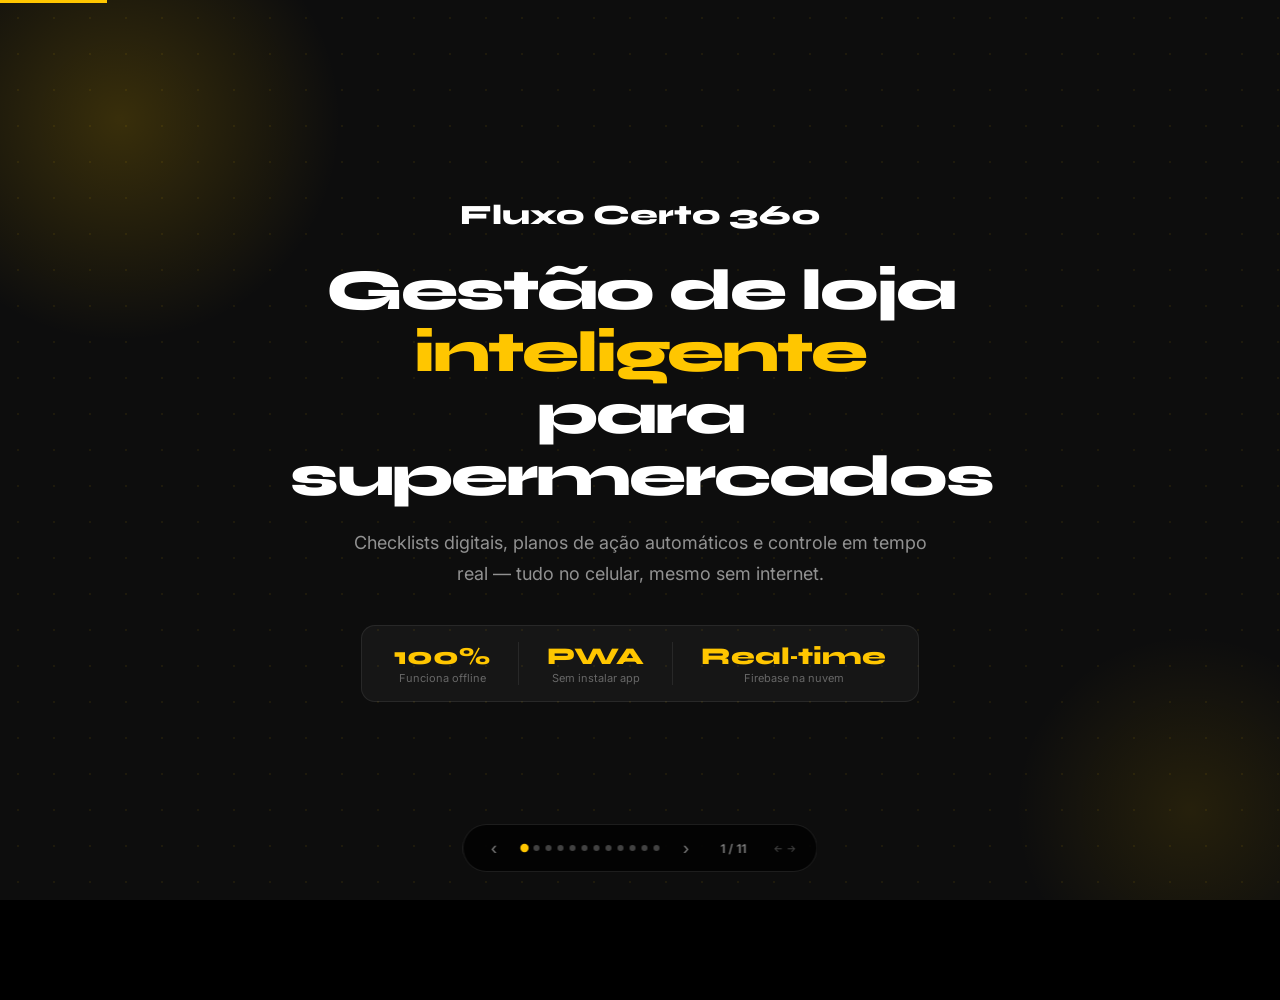
<file: pitch.html>
<!DOCTYPE html>
<html lang="pt-BR">
<head>
<meta charset="UTF-8"/>
<meta name="viewport" content="width=device-width, initial-scale=1.0"/>
<title>Fluxo Certo 360 — Apresentação</title>
<link href="https://fonts.googleapis.com/css2?family=Syne:wght@400;700;800&family=Inter:wght@400;500;600;700&display=swap" rel="stylesheet"/>
<style>
*,*::before,*::after{box-sizing:border-box;margin:0;padding:0}
:root{--y:#FFC600;--yd:#e6b000;--dark:#0d0d0d;--dark2:#161616;--dark3:#222;--g:#22c55e;--r:#ef4444;--am:#f59e0b}
html,body{height:100%;overflow:hidden;background:#000;font-family:'Inter',sans-serif}

/* ── DECK ── */
.deck{width:100vw;height:100vh;position:relative}
.slide{
  position:absolute;inset:0;
  display:flex;flex-direction:column;align-items:center;justify-content:center;
  padding:60px 80px;
  opacity:0;pointer-events:none;
  transition:opacity .45s ease,transform .45s ease;
  transform:translateX(40px);
}
.slide.active{opacity:1;pointer-events:all;transform:translateX(0)}
.slide.out{opacity:0;transform:translateX(-40px)}

/* ── BACKGROUNDS ── */
.bg-dark{background:var(--dark)}
.bg-dark2{background:var(--dark2)}
.bg-yellow{background:var(--y)}
.bg-light{background:#f7f7f7}

/* Dot grid */
.dot-grid::before{
  content:'';position:absolute;inset:0;
  background-image:radial-gradient(rgba(255,198,0,.07) 1px,transparent 1px);
  background-size:36px 36px;pointer-events:none;
}
.dot-grid-dark::before{
  content:'';position:absolute;inset:0;
  background-image:radial-gradient(rgba(0,0,0,.06) 1px,transparent 1px);
  background-size:36px 36px;pointer-events:none;
}

/* Glow */
.glow-tl{position:absolute;top:-120px;left:-120px;width:480px;height:480px;border-radius:50%;background:radial-gradient(circle,rgba(255,198,0,.18) 0%,transparent 65%);pointer-events:none}
.glow-br{position:absolute;bottom:-100px;right:-100px;width:380px;height:380px;border-radius:50%;background:radial-gradient(circle,rgba(255,198,0,.10) 0%,transparent 65%);pointer-events:none}

/* ── TIPOGRAFIA ── */
.label{font-size:12px;font-weight:700;letter-spacing:2px;text-transform:uppercase;color:var(--y);margin-bottom:12px;display:flex;align-items:center;gap:8px}
.label::before{content:'';width:20px;height:2px;background:var(--y);border-radius:2px;display:block}
.label.dark{color:rgba(0,0,0,.5)}
.label.dark::before{background:rgba(0,0,0,.3)}
h1{font-family:'Syne',sans-serif;font-size:clamp(36px,4.5vw,64px);font-weight:800;line-height:1.08;letter-spacing:-2px}
h2{font-family:'Syne',sans-serif;font-size:clamp(28px,3.5vw,48px);font-weight:800;line-height:1.1;letter-spacing:-1.5px}
h3{font-family:'Syne',sans-serif;font-size:clamp(18px,2vw,26px);font-weight:700;letter-spacing:-.5px}
.white{color:#fff}
.yellow{color:var(--y)}
.dark-text{color:var(--dark)}
.sub{font-size:clamp(14px,1.5vw,18px);line-height:1.7;color:rgba(255,255,255,.55);max-width:580px}
.sub.dark-sub{color:rgba(0,0,0,.55)}
.slide-inner{max-width:1200px;width:100%;position:relative;z-index:1}

/* ── GRID LAYOUTS ── */
.g2{display:grid;grid-template-columns:1fr 1fr;gap:40px;align-items:center}
.g3{display:grid;grid-template-columns:1fr 1fr 1fr;gap:24px}
.g2-feat{display:grid;grid-template-columns:1fr 1fr;gap:20px}

/* ── CARDS ── */
.card{background:rgba(255,255,255,.04);border:1px solid rgba(255,255,255,.09);border-radius:18px;padding:24px}
.card-light{background:#fff;border:1.5px solid #ebebeb;border-radius:18px;padding:24px}
.feat-icon{width:48px;height:48px;border-radius:14px;background:rgba(255,198,0,.12);border:1px solid rgba(255,198,0,.2);display:flex;align-items:center;justify-content:center;font-size:22px;margin-bottom:14px}
.feat-title{font-size:15px;font-weight:700;color:#fff;margin-bottom:6px}
.feat-desc{font-size:13px;color:rgba(255,255,255,.5);line-height:1.6}

/* ── PROBLEMA ── */
.pain-item{display:flex;gap:16px;align-items:flex-start;padding:18px 20px;background:rgba(255,255,255,.03);border:1px solid rgba(255,255,255,.07);border-radius:14px}
.pain-icon{font-size:28px;flex-shrink:0;margin-top:2px}
.pain-title{font-size:16px;font-weight:700;color:#fff;margin-bottom:4px}
.pain-desc{font-size:13px;color:rgba(255,255,255,.45);line-height:1.5}

/* ── STEP ── */
.step{text-align:center}
.step-num{width:56px;height:56px;border-radius:50%;background:linear-gradient(135deg,var(--y),#ffd900);color:var(--dark);font-family:'Syne',sans-serif;font-weight:800;font-size:22px;display:flex;align-items:center;justify-content:center;margin:0 auto 18px;box-shadow:0 8px 24px rgba(255,198,0,.35)}
.step h3{color:#fff;margin-bottom:8px}
.step p{font-size:14px;color:rgba(255,255,255,.5);line-height:1.65}

/* ── PLANOS ── */
.plan{background:rgba(255,255,255,.04);border:1px solid rgba(255,255,255,.09);border-radius:20px;padding:28px;transition:transform .2s}
.plan.featured{background:var(--y);border-color:var(--y);transform:scale(1.04) translateY(-6px);box-shadow:0 24px 60px rgba(255,198,0,.3)}
.plan-name{font-family:'Syne',sans-serif;font-size:20px;font-weight:800;color:#fff;margin-bottom:6px}
.plan.featured .plan-name{color:var(--dark)}
.plan-price{font-family:'Syne',sans-serif;font-size:40px;font-weight:800;color:#fff;letter-spacing:-2px;line-height:1;margin:14px 0 4px}
.plan.featured .plan-price{color:var(--dark)}
.plan-period{font-size:13px;color:rgba(255,255,255,.4);margin-bottom:16px}
.plan.featured .plan-period{color:rgba(0,0,0,.4)}
.plan-feat{font-size:13px;color:rgba(255,255,255,.6);padding:6px 0;border-bottom:1px solid rgba(255,255,255,.06);display:flex;align-items:center;gap:8px}
.plan.featured .plan-feat{color:rgba(0,0,0,.65);border-color:rgba(0,0,0,.1)}
.plan-feat::before{content:'✓';color:var(--g);font-weight:700;font-size:12px;flex-shrink:0}
.plan.featured .plan-feat::before{color:var(--dark)}

/* ── MOCKUP PHONE ── */
.phone-wrap{position:relative;display:flex;justify-content:center;align-items:center}
.phone-glow{position:absolute;top:50%;left:50%;transform:translate(-50%,-50%);width:280px;height:280px;border-radius:50%;background:radial-gradient(circle,rgba(255,198,0,.2) 0%,transparent 65%);pointer-events:none}
.phone{width:240px;background:#161616;border:1.5px solid rgba(255,198,0,.2);border-radius:34px;overflow:hidden;box-shadow:0 40px 80px rgba(0,0,0,.7),0 0 0 1px rgba(255,255,255,.04);animation:float 4s ease-in-out infinite}
@keyframes float{0%,100%{transform:translateY(0)}50%{transform:translateY(-8px)}}
.phone-notch{height:24px;background:#0d0d0d;display:flex;align-items:flex-end;justify-content:center;padding-bottom:4px}
.phone-notch-bar{width:72px;height:16px;background:#0d0d0d;border-radius:0 0 12px 12px;border:1px solid #222}
.phone-bar{background:#222;padding:8px 16px;display:flex;justify-content:space-between}
.phone-bar span{font-size:10px;color:rgba(255,255,255,.4);font-weight:600}
.phone-hdr{background:var(--y);padding:12px 14px}
.phone-hdr-t{font-family:'Syne',sans-serif;font-size:12px;font-weight:800;color:#111}
.phone-hdr-s{font-size:9px;color:rgba(0,0,0,.5);margin-top:1px}
.phone-body{background:#f4f4f4;padding:10px}
.ph-card{background:#fff;border-radius:8px;padding:10px 11px;margin-bottom:7px;border-left:3px solid var(--g)}
.ph-card.warn{border-color:var(--am)}
.ph-card.red{border-color:var(--r)}
.ph-card-t{font-size:10px;font-weight:700;color:#111;margin-bottom:2px}
.ph-card-s{font-size:9px;color:#999}
.ph-badge{float:right;font-size:8px;font-weight:700;padding:2px 6px;border-radius:6px}
.ph-badge.ok{background:#dcfce7;color:#166534}
.ph-badge.warn{background:#fef9c3;color:#854d0e}
.ph-badge.red{background:#fee2e2;color:#991b1b}
.ph-bar{height:3px;background:#eee;border-radius:2px;margin-top:7px}
.ph-fill{height:100%;border-radius:2px;background:var(--g)}

/* Float badges */
.fbadge{position:absolute;background:rgba(20,20,20,.92);border:1px solid rgba(255,255,255,.1);backdrop-filter:blur(12px);border-radius:10px;padding:8px 12px;font-size:11px;font-weight:600;color:#fff;display:flex;align-items:center;gap:7px;white-space:nowrap}
.fbadge .dot{width:7px;height:7px;border-radius:50%;flex-shrink:0}
.fbadge.b1{top:20px;right:-44px}
.fbadge.b2{bottom:60px;left:-52px}
.fbadge.b3{bottom:14px;right:-36px}

/* ── DASHBOARD MOCKUP ── */
.dash-mock{background:#f7f7f7;border-radius:16px;overflow:hidden;border:1.5px solid #e8e8e8;box-shadow:0 20px 60px rgba(0,0,0,.15)}
.dash-top{background:var(--y);padding:10px 16px;display:flex;align-items:center;gap:8px}
.dash-top-dot{width:10px;height:10px;border-radius:50%;background:rgba(0,0,0,.2)}
.dash-top-title{font-family:'Syne',sans-serif;font-size:12px;font-weight:800;color:#111}
.dash-body{padding:14px;display:grid;grid-template-columns:1fr 1fr;gap:10px}
.dash-kpi{background:#fff;border-radius:10px;padding:12px;border:1.5px solid #ebebeb;text-align:center}
.dash-kpi strong{font-family:'Syne',sans-serif;font-size:26px;font-weight:800;color:var(--y);display:block;line-height:1;letter-spacing:-1px}
.dash-kpi span{font-size:10px;color:#999}
.dash-chart{background:#fff;border-radius:10px;padding:12px;border:1.5px solid #ebebeb;grid-column:1/-1}
.chart-title{font-size:10px;font-weight:700;color:#444;margin-bottom:8px}
.bar-row{display:flex;align-items:center;gap:8px;margin-bottom:6px}
.bar-label{font-size:9px;color:#999;width:52px;text-align:right;flex-shrink:0}
.bar-track{flex:1;height:8px;background:#f0f0f0;border-radius:4px;overflow:hidden}
.bar-fill{height:100%;border-radius:4px;background:var(--g)}
.bar-pct{font-size:9px;font-weight:700;color:var(--g);width:28px}

/* ── RANKING MOCKUP ── */
.rank-item{display:flex;align-items:center;gap:12px;background:#fff;border-radius:10px;padding:10px 14px;border:1.5px solid #ebebeb;margin-bottom:8px}
.rank-medal{font-size:20px}
.rank-name{font-size:13px;font-weight:700;color:#111;flex:1}
.rank-pct{font-size:15px;font-weight:800;color:var(--g);font-family:'Syne',sans-serif}

/* ── CHECK MOCKUP ── */
.check-item{display:flex;align-items:center;gap:10px;padding:10px 14px;background:#fff;border-radius:10px;border:1.5px solid #ebebeb;margin-bottom:8px}
.check-box{width:20px;height:20px;border-radius:6px;flex-shrink:0;display:flex;align-items:center;justify-content:center;font-size:12px}
.check-box.yes{background:#dcfce7;color:#166534}
.check-box.no{background:#fee2e2;color:#991b1b}
.check-box.pend{background:#f3f4f6;color:#9ca3af;border:1.5px dashed #d1d5db}
.check-text{font-size:12px;font-weight:600;color:#111;flex:1}
.check-tag{font-size:10px;font-weight:700;padding:2px 8px;border-radius:6px;background:#fee2e2;color:#991b1b}

/* ── CTA FINAL ── */
.cta-box{background:var(--y);border-radius:20px;padding:40px 48px;text-align:center;position:relative;overflow:hidden}
.cta-box::before{content:'';position:absolute;inset:0;background-image:radial-gradient(rgba(0,0,0,.04) 1px,transparent 1px);background-size:28px 28px}
.cta-box h2{color:var(--dark);position:relative;z-index:1}
.cta-box p{color:rgba(0,0,0,.55);position:relative;z-index:1;margin-top:12px;font-size:16px;line-height:1.6}
.cta-wa{display:inline-flex;align-items:center;gap:10px;background:var(--dark);color:var(--y);padding:16px 36px;border-radius:12px;font-weight:700;font-size:16px;text-decoration:none;margin-top:24px;position:relative;z-index:1;box-shadow:0 8px 28px rgba(0,0,0,.25)}

/* ── DIFERENCIAL ── */
.dif{display:flex;gap:14px;align-items:flex-start;padding:16px;background:rgba(255,255,255,.04);border:1px solid rgba(255,255,255,.08);border-radius:14px}
.dif-icon{font-size:26px;flex-shrink:0}
.dif-title{font-size:14px;font-weight:700;color:#fff;margin-bottom:4px}
.dif-desc{font-size:12px;color:rgba(255,255,255,.45);line-height:1.5}

/* ── NAVEGAÇÃO ── */
.nav-bar{position:fixed;bottom:28px;left:50%;transform:translateX(-50%);display:flex;align-items:center;gap:16px;background:rgba(0,0,0,.7);backdrop-filter:blur(16px);border:1px solid rgba(255,255,255,.1);border-radius:99px;padding:10px 20px;z-index:1000}
.nav-btn{background:none;border:none;color:rgba(255,255,255,.5);cursor:pointer;font-size:18px;padding:4px 8px;transition:color .2s;line-height:1}
.nav-btn:hover{color:#fff}
.nav-counter{font-size:12px;font-weight:600;color:rgba(255,255,255,.5);min-width:40px;text-align:center}
.nav-dots{display:flex;gap:6px;align-items:center}
.nav-dot{width:6px;height:6px;border-radius:50%;background:rgba(255,255,255,.25);cursor:pointer;transition:background .2s,transform .2s}
.nav-dot.on{background:var(--y);transform:scale(1.4)}
.nav-key{font-size:10px;color:rgba(255,255,255,.3);margin-left:4px}

/* ── LOGO BADGE ── */
.logo-badge{display:inline-flex;align-items:center;gap:10px;margin-bottom:28px}
.logo-text{font-family:'Syne',sans-serif;font-size:28px;font-weight:800;color:#fff}
.logo-text span{color:var(--y)}
.logo-tag{background:var(--y);color:var(--dark);font-size:11px;font-weight:700;padding:3px 10px;border-radius:20px;text-transform:uppercase;letter-spacing:.5px}

/* Slide progress bar */
.progress{position:fixed;top:0;left:0;height:3px;background:var(--y);transition:width .4s ease;z-index:1000}

/* ── PLANO AUTO MOCKUP ── */
.plano-card{background:#fff;border-radius:12px;padding:14px 16px;border:1.5px solid #fecaca;margin-bottom:8px}
.plano-title{font-size:13px;font-weight:700;color:#991b1b;margin-bottom:4px}
.plano-meta{font-size:11px;color:#999;display:flex;gap:12px}
.plano-badge{display:inline-flex;align-items:center;gap:4px;background:#fee2e2;color:#991b1b;font-size:10px;font-weight:700;padding:2px 8px;border-radius:6px;float:right}

/* Número do slide canto */
.slide-num{position:absolute;top:24px;right:32px;font-size:12px;color:rgba(255,255,255,.2);font-weight:600;z-index:1}
.slide-num.dark-num{color:rgba(0,0,0,.2)}
</style>
</head>
<body>

<div class="progress" id="progress"></div>

<div class="deck" id="deck">

<!-- ═══════════ SLIDE 1 — CAPA ═══════════ -->
<div class="slide bg-dark dot-grid active" id="s0">
  <div class="glow-tl"></div>
  <div class="glow-br"></div>
  <div class="slide-inner" style="text-align:center">
    <div class="logo-badge" style="justify-content:center">
      <div class="logo-text">Fluxo Certo 360</div>
    </div>
    <h1 class="white" style="max-width:700px;margin:0 auto 20px">
      Gestão de loja <span class="yellow">inteligente</span><br/>para supermercados
    </h1>
    <p class="sub" style="margin:0 auto 36px;text-align:center">
      Checklists digitais, planos de ação automáticos e controle em tempo real — tudo no celular, mesmo sem internet.
    </p>
    <div style="display:inline-flex;gap:28px;padding:16px 32px;background:rgba(255,255,255,.04);border:1px solid rgba(255,255,255,.08);border-radius:14px">
      <div style="text-align:center">
        <div style="font-family:'Syne',sans-serif;font-size:24px;font-weight:800;color:var(--y)">100%</div>
        <div style="font-size:11px;color:rgba(255,255,255,.35)">Funciona offline</div>
      </div>
      <div style="width:1px;background:rgba(255,255,255,.08)"></div>
      <div style="text-align:center">
        <div style="font-family:'Syne',sans-serif;font-size:24px;font-weight:800;color:var(--y)">PWA</div>
        <div style="font-size:11px;color:rgba(255,255,255,.35)">Sem instalar app</div>
      </div>
      <div style="width:1px;background:rgba(255,255,255,.08)"></div>
      <div style="text-align:center">
        <div style="font-family:'Syne',sans-serif;font-size:24px;font-weight:800;color:var(--y)">Real‑time</div>
        <div style="font-size:11px;color:rgba(255,255,255,.35)">Firebase na nuvem</div>
      </div>
    </div>
  </div>
</div>

<!-- ═══════════ SLIDE 2 — O PROBLEMA ═══════════ -->
<div class="slide bg-dark2 dot-grid" id="s1">
  <div class="slide-num">02</div>
  <div class="slide-inner">
    <div class="g2" style="gap:60px">
      <div>
        <div class="label">O problema de hoje</div>
        <h2 class="white" style="margin-bottom:16px">Como sua loja<br/>controla isso agora?</h2>
        <p class="sub" style="margin-bottom:0">A maioria dos supermercados ainda depende de papel, caderno ou grupo de WhatsApp para controlar o que foi feito ou não.</p>
      </div>
      <div style="display:flex;flex-direction:column;gap:14px">
        <div class="pain-item">
          <div class="pain-icon">📄</div>
          <div>
            <div class="pain-title">Papel e caderno</div>
            <div class="pain-desc">Checklist some, é preenchido depois do horário ou simplesmente não é feito. Sem rastreio.</div>
          </div>
        </div>
        <div class="pain-item">
          <div class="pain-icon">💬</div>
          <div>
            <div class="pain-title">WhatsApp como controle</div>
            <div class="pain-desc">Gerente pergunta no grupo, operador responde "feito" — sem evidência, sem foto, sem horário.</div>
          </div>
        </div>
        <div class="pain-item">
          <div class="pain-icon">❓</div>
          <div>
            <div class="pain-title">Problema registrado, não resolvido</div>
            <div class="pain-desc">O desvio é anotado mas ninguém acompanha se foi corrigido. O problema volta na semana seguinte.</div>
          </div>
        </div>
      </div>
    </div>
  </div>
</div>

<!-- ═══════════ SLIDE 3 — A SOLUÇÃO ═══════════ -->
<div class="slide bg-dark dot-grid" id="s2">
  <div class="glow-tl"></div>
  <div class="slide-num">03</div>
  <div class="slide-inner">
    <div class="g2" style="gap:60px">
      <div>
        <div class="label">A solução</div>
        <h2 class="white" style="margin-bottom:16px">Fluxo Certo 360</h2>
        <p class="sub" style="margin-bottom:28px">Um sistema completo que digitaliza toda a operação da sua loja — do checklist do operador ao relatório do gerente.</p>
        <div style="display:flex;flex-direction:column;gap:10px">
          <div style="display:flex;align-items:center;gap:12px;font-size:14px;color:rgba(255,255,255,.7)">
            <div style="width:22px;height:22px;border-radius:50%;background:#22c55e;display:flex;align-items:center;justify-content:center;font-size:11px;color:#fff;font-weight:700;flex-shrink:0">✓</div>
            Operador preenche no celular — qualquer hora, com ou sem internet
          </div>
          <div style="display:flex;align-items:center;gap:12px;font-size:14px;color:rgba(255,255,255,.7)">
            <div style="width:22px;height:22px;border-radius:50%;background:#22c55e;display:flex;align-items:center;justify-content:center;font-size:11px;color:#fff;font-weight:700;flex-shrink:0">✓</div>
            Problema detectado → plano de ação criado automaticamente
          </div>
          <div style="display:flex;align-items:center;gap:12px;font-size:14px;color:rgba(255,255,255,.7)">
            <div style="width:22px;height:22px;border-radius:50%;background:#22c55e;display:flex;align-items:center;justify-content:center;font-size:11px;color:#fff;font-weight:700;flex-shrink:0">✓</div>
            Gerência vê tudo em tempo real — conformidade, pendências, ranking
          </div>
          <div style="display:flex;align-items:center;gap:12px;font-size:14px;color:rgba(255,255,255,.7)">
            <div style="width:22px;height:22px;border-radius:50%;background:#22c55e;display:flex;align-items:center;justify-content:center;font-size:11px;color:#fff;font-weight:700;flex-shrink:0">✓</div>
            Relatório em PDF gerado com um clique para reuniões e auditorias
          </div>
        </div>
      </div>
      <!-- Mockup phone -->
      <div class="phone-wrap">
        <div class="phone-glow"></div>
        <div class="phone">
          <div class="phone-notch"><div class="phone-notch-bar"></div></div>
          <div class="phone-bar"><span>09:41</span><span>●●● 100%</span></div>
          <div class="phone-hdr">
            <div class="phone-hdr-t">Fluxo Certo 360</div>
            <div class="phone-hdr-s">Açougue · Abertura</div>
          </div>
          <div class="phone-body">
            <div class="ph-card">
              <span class="ph-badge ok">✓ Enviado</span>
              <div class="ph-card-t">Temperatura da câmara</div>
              <div class="ph-card-s">Verificado às 07:12</div>
              <div class="ph-bar"><div class="ph-fill" style="width:100%"></div></div>
            </div>
            <div class="ph-card warn">
              <span class="ph-badge warn">Em andamento</span>
              <div class="ph-card-t">Higienização do setor</div>
              <div class="ph-card-s">Limite: 09:00</div>
              <div class="ph-bar"><div class="ph-fill" style="width:65%;background:var(--am)"></div></div>
            </div>
            <div class="ph-card red">
              <span class="ph-badge red">Pendente</span>
              <div class="ph-card-t">Plano de ação #03</div>
              <div class="ph-card-s">Vence em 4h</div>
              <div class="ph-bar"><div class="ph-fill" style="width:30%;background:var(--r)"></div></div>
            </div>
          </div>
        </div>
        <div class="fbadge b1"><div class="dot" style="background:#22c55e"></div>3 lojas online</div>
        <div class="fbadge b2"><div class="dot" style="background:var(--y)"></div>92% conformidade</div>
        <div class="fbadge b3"><div class="dot" style="background:#3b82f6"></div>PDF gerado ✓</div>
      </div>
    </div>
  </div>
</div>

<!-- ═══════════ SLIDE 4 — COMO FUNCIONA ═══════════ -->
<div class="slide bg-dark2 dot-grid" id="s3">
  <div class="slide-num">04</div>
  <div class="slide-inner" style="text-align:center">
    <div class="label" style="justify-content:center">Como funciona</div>
    <h2 class="white" style="margin-bottom:48px">Simples para o operador.<br/>Poderoso para a gestão.</h2>
    <div class="g3" style="gap:40px;position:relative">
      <!-- linha conectora -->
      <div style="position:absolute;top:28px;left:calc(16% + 28px);right:calc(16% + 28px);height:2px;background:linear-gradient(90deg,rgba(255,198,0,.3),rgba(255,198,0,.3));border-top:2px dashed rgba(255,198,0,.25);z-index:0"></div>
      <div class="step">
        <div class="step-num" style="position:relative;z-index:1">1</div>
        <h3>Admin configura</h3>
        <p>Cria os checklists por setor e turno, define agenda obrigatória, prazos e itens críticos.</p>
      </div>
      <div class="step">
        <div class="step-num" style="position:relative;z-index:1">2</div>
        <h3>Operador executa</h3>
        <p>Abre o app no celular, preenche o checklist e envia. Se reprovar algo, um plano de ação é criado na hora.</p>
      </div>
      <div class="step">
        <div class="step-num" style="position:relative;z-index:1">3</div>
        <h3>Gestão acompanha</h3>
        <p>Dashboard em tempo real com conformidade, pendências, planos abertos e relatório pronto para imprimir.</p>
      </div>
    </div>
  </div>
</div>

<!-- ═══════════ SLIDE 5 — CHECKLIST DEMO ═══════════ -->
<div class="slide bg-dark dot-grid" id="s4">
  <div class="glow-tl"></div>
  <div class="slide-num">05</div>
  <div class="slide-inner">
    <div class="g2" style="gap:60px">
      <div>
        <div class="label">Checklist digital</div>
        <h2 class="white" style="margin-bottom:16px">O operador resolve<br/>no celular</h2>
        <p class="sub" style="margin-bottom:28px">Cada item respondido é registrado com horário e usuário. Nenhum checklist some ou é preenchido depois.</p>
        <div style="display:flex;flex-direction:column;gap:12px">
          <div class="dif">
            <div class="dif-icon">📱</div>
            <div>
              <div class="dif-title">Sem papel, sem app store</div>
              <div class="dif-desc">PWA — acessa pelo navegador do celular como se fosse um app normal.</div>
            </div>
          </div>
          <div class="dif">
            <div class="dif-icon">📶</div>
            <div>
              <div class="dif-title">Funciona sem internet</div>
              <div class="dif-desc">Câmara fria, depósito sem sinal — preenche normalmente e sincroniza depois.</div>
            </div>
          </div>
          <div class="dif">
            <div class="dif-icon">📸</div>
            <div>
              <div class="dif-title">Foto como evidência</div>
              <div class="dif-desc">Operador registra foto antes e depois de cada ação. Rastreável para auditorias.</div>
            </div>
          </div>
        </div>
      </div>
      <!-- Mockup checklist -->
      <div style="background:#f7f7f7;border-radius:16px;padding:20px;border:1.5px solid #e8e8e8;box-shadow:0 20px 50px rgba(0,0,0,.15)">
        <div style="font-size:11px;font-weight:700;color:#999;text-transform:uppercase;letter-spacing:1px;margin-bottom:14px">Açougue — Abertura · Hoje</div>
        <div class="check-item">
          <div class="check-box yes">✓</div>
          <div class="check-text">Temperatura da câmara fria registrada</div>
        </div>
        <div class="check-item">
          <div class="check-box yes">✓</div>
          <div class="check-text">Uniformes e EPIs completos</div>
        </div>
        <div class="check-item" style="border-color:#fecaca;background:#fff5f5">
          <div class="check-box no">✗</div>
          <div class="check-text">Higienização das bancadas</div>
          <div class="check-tag">Plano criado</div>
        </div>
        <div class="check-item">
          <div class="check-box pend">○</div>
          <div class="check-text">Validade dos produtos verificada</div>
        </div>
        <div class="check-item">
          <div class="check-box pend">○</div>
          <div class="check-text">Pesagem calibrada</div>
        </div>
        <div style="margin-top:14px;background:#f0fdf4;border:1.5px solid #bbf7d0;border-radius:10px;padding:10px 12px;display:flex;align-items:center;justify-content:space-between">
          <span style="font-size:12px;font-weight:600;color:#166534">3 de 5 respondidos</span>
          <div style="width:100px;height:6px;background:#e0e0e0;border-radius:3px;margin:0 12px;overflow:hidden"><div style="width:60%;height:100%;background:#22c55e;border-radius:3px"></div></div>
          <span style="font-size:12px;font-weight:700;color:#22c55e">60%</span>
        </div>
      </div>
    </div>
  </div>
</div>

<!-- ═══════════ SLIDE 6 — PLANO DE AÇÃO ═══════════ -->
<div class="slide bg-dark2 dot-grid" id="s5">
  <div class="slide-num">06</div>
  <div class="slide-inner">
    <div class="g2" style="gap:60px">
      <!-- Mockup plano -->
      <div>
        <div style="background:#f7f7f7;border-radius:16px;padding:20px;border:1.5px solid #e8e8e8;box-shadow:0 20px 50px rgba(0,0,0,.15)">
          <div style="font-size:11px;font-weight:700;color:#999;text-transform:uppercase;letter-spacing:1px;margin-bottom:14px">Planos de Ação</div>
          <div class="plano-card" style="border-color:#fecaca">
            <div class="plano-badge" style="background:#fee2e2;color:#991b1b">🔴 Vencido</div>
            <div class="plano-title">Higienização das bancadas</div>
            <div class="plano-meta">
              <span>Açougue</span><span>Loja Centro</span><span>João Silva</span>
            </div>
            <div style="margin-top:8px;height:4px;background:#fee2e2;border-radius:2px"><div style="width:15%;height:100%;background:#ef4444;border-radius:2px"></div></div>
          </div>
          <div class="plano-card" style="border-color:#fed7aa">
            <div class="plano-badge" style="background:#fff7ed;color:#c2410c">🟠 Em andamento</div>
            <div class="plano-title">Calibração da balança</div>
            <div class="plano-meta">
              <span>Açougue</span><span>Loja Norte</span><span>Maria Costa</span>
            </div>
            <div style="margin-top:8px;height:4px;background:#fed7aa;border-radius:2px"><div style="width:55%;height:100%;background:#f59e0b;border-radius:2px"></div></div>
          </div>
          <div class="plano-card" style="border-color:#bbf7d0">
            <div class="plano-badge" style="background:#f0fdf4;color:#166534">🟢 Resolvido</div>
            <div class="plano-title">Temperatura da câmara ajustada</div>
            <div class="plano-meta">
              <span>Frios</span><span>Loja Sul</span><span>Pedro Alves</span>
            </div>
            <div style="margin-top:8px;height:4px;background:#bbf7d0;border-radius:2px"><div style="width:100%;height:100%;background:#22c55e;border-radius:2px"></div></div>
          </div>
        </div>
      </div>
      <div>
        <div class="label">Plano de Ação Automático</div>
        <h2 class="white" style="margin-bottom:16px">Do problema<br/>à solução rastreada</h2>
        <p class="sub" style="margin-bottom:28px">Quando o operador marca "Não" em qualquer item, o sistema cria automaticamente um plano de ação com prazo, responsável e acompanhamento.</p>
        <div style="display:flex;flex-direction:column;gap:12px">
          <div class="dif">
            <div class="dif-icon">⚡</div>
            <div>
              <div class="dif-title">Criado automaticamente</div>
              <div class="dif-desc">Sem trabalho extra — o sistema gera o plano no mesmo instante da reprovação.</div>
            </div>
          </div>
          <div class="dif">
            <div class="dif-icon">⏱</div>
            <div>
              <div class="dif-title">Prazo configurável por item</div>
              <div class="dif-desc">De 24h a 14 dias. Vencido sem resolução bloqueia o próximo checklist.</div>
            </div>
          </div>
          <div class="dif">
            <div class="dif-icon">🕓</div>
            <div>
              <div class="dif-title">Histórico completo</div>
              <div class="dif-desc">Quem iniciou, quem resolveu, quando e com qual justificativa. Perfeito para auditorias.</div>
            </div>
          </div>
        </div>
      </div>
    </div>
  </div>
</div>

<!-- ═══════════ SLIDE 7 — DASHBOARD ═══════════ -->
<div class="slide bg-dark dot-grid" id="s6">
  <div class="glow-tl"></div>
  <div class="slide-num">07</div>
  <div class="slide-inner">
    <div class="g2" style="gap:60px">
      <div>
        <div class="label">Dashboard em tempo real</div>
        <h2 class="white" style="margin-bottom:16px">Gestão vê tudo<br/>de onde estiver</h2>
        <p class="sub" style="margin-bottom:28px">Admin, gerência e supervisores têm acesso ao dashboard com métricas atualizadas em tempo real de todas as lojas.</p>
        <div style="display:flex;flex-direction:column;gap:12px">
          <div class="dif">
            <div class="dif-icon">📊</div>
            <div>
              <div class="dif-title">Conformidade por setor</div>
              <div class="dif-desc">Gráfico de barras mostrando % de conformidade de cada setor no dia.</div>
            </div>
          </div>
          <div class="dif">
            <div class="dif-icon">📈</div>
            <div>
              <div class="dif-title">Evolução dos últimos 7 dias</div>
              <div class="dif-desc">Linha mostrando a tendência de conformidade da semana.</div>
            </div>
          </div>
          <div class="dif">
            <div class="dif-icon">🏆</div>
            <div>
              <div class="dif-title">Ranking de lojas</div>
              <div class="dif-desc">Pódio com as lojas com maior conformidade do mês — gera engajamento da equipe.</div>
            </div>
          </div>
        </div>
      </div>
      <!-- Mockup dashboard -->
      <div class="dash-mock">
        <div class="dash-top">
          <div class="dash-top-dot"></div>
          <div class="dash-top-dot"></div>
          <div class="dash-top-dot"></div>
          <div class="dash-top-title" style="margin-left:8px">Dashboard · Fluxo Certo 360</div>
        </div>
        <div class="dash-body">
          <div class="dash-kpi"><strong>94%</strong><span>Conformidade hoje</span></div>
          <div class="dash-kpi"><strong style="color:#22c55e">12</strong><span>Checklists enviados</span></div>
          <div class="dash-chart">
            <div class="chart-title">Conformidade por Setor — Hoje</div>
            <div class="bar-row"><div class="bar-label">Açougue</div><div class="bar-track"><div class="bar-fill" style="width:98%"></div></div><div class="bar-pct">98%</div></div>
            <div class="bar-row"><div class="bar-label">Hortifruti</div><div class="bar-track"><div class="bar-fill" style="width:91%"></div></div><div class="bar-pct">91%</div></div>
            <div class="bar-row"><div class="bar-label">Frios</div><div class="bar-track"><div class="bar-fill" style="width:85%;background:var(--am)"></div></div><div class="bar-pct" style="color:var(--am)">85%</div></div>
            <div class="bar-row"><div class="bar-label">Padaria</div><div class="bar-track"><div class="bar-fill" style="width:100%"></div></div><div class="bar-pct">100%</div></div>
            <div class="bar-row"><div class="bar-label">Prevenção</div><div class="bar-track"><div class="bar-fill" style="width:76%;background:var(--am)"></div></div><div class="bar-pct" style="color:var(--am)">76%</div></div>
          </div>
        </div>
      </div>
    </div>
  </div>
</div>

<!-- ═══════════ SLIDE 8 — RANKING ═══════════ -->
<div class="slide bg-dark2 dot-grid" id="s7">
  <div class="slide-num">08</div>
  <div class="slide-inner">
    <div class="g2" style="gap:60px">
      <!-- Mockup ranking -->
      <div>
        <div style="background:#f7f7f7;border-radius:16px;padding:24px;border:1.5px solid #e8e8e8;box-shadow:0 20px 50px rgba(0,0,0,.15)">
          <div style="font-size:11px;font-weight:700;color:#999;text-transform:uppercase;letter-spacing:1px;margin-bottom:16px">Ranking de Lojas — Maio 2026</div>
          <div class="rank-item" style="border-color:#fef9c3;background:#fffbeb">
            <div class="rank-medal">🥇</div>
            <div>
              <div class="rank-name">Loja Centro</div>
              <div style="font-size:11px;color:#999">8 checklists enviados</div>
            </div>
            <div style="text-align:right">
              <div class="rank-pct">98%</div>
              <div style="font-size:10px;color:#999">142 pts</div>
            </div>
          </div>
          <div class="rank-item">
            <div class="rank-medal">🥈</div>
            <div>
              <div class="rank-name">Loja Norte</div>
              <div style="font-size:11px;color:#999">7 checklists enviados</div>
            </div>
            <div style="text-align:right">
              <div class="rank-pct" style="color:#64748b">91%</div>
              <div style="font-size:10px;color:#999">118 pts</div>
            </div>
          </div>
          <div class="rank-item">
            <div class="rank-medal">🥉</div>
            <div>
              <div class="rank-name">Loja Sul</div>
              <div style="font-size:11px;color:#999">6 checklists enviados</div>
            </div>
            <div style="text-align:right">
              <div class="rank-pct" style="color:#64748b">85%</div>
              <div style="font-size:10px;color:#999">97 pts</div>
            </div>
          </div>
          <div style="margin-top:14px;text-align:center;font-size:12px;color:#999">📄 Relatório PDF exportado em 1 clique</div>
        </div>
      </div>
      <div>
        <div class="label">Visão multi-loja</div>
        <h2 class="white" style="margin-bottom:16px">Qual loja está<br/>performando melhor?</h2>
        <p class="sub" style="margin-bottom:28px">Com o ranking de lojas e operadores, a gestão sabe exatamente onde focar atenção — e qual equipe reconhecer.</p>
        <div style="display:flex;flex-direction:column;gap:12px">
          <div class="dif">
            <div class="dif-icon">🏪</div>
            <div>
              <div class="dif-title">Todas as lojas em um lugar</div>
              <div class="dif-desc">Central de Resultados mostra todos os checklists de todas as lojas em tempo real.</div>
            </div>
          </div>
          <div class="dif">
            <div class="dif-icon">⚠️</div>
            <div>
              <div class="dif-title">Alerta de pendências</div>
              <div class="dif-desc">Relatório automático de quais lojas não enviaram o checklist obrigatório do dia.</div>
            </div>
          </div>
          <div class="dif">
            <div class="dif-icon">📄</div>
            <div>
              <div class="dif-title">PDF para reuniões</div>
              <div class="dif-desc">Relatório executivo, de não conformidade e ranking em PDF com um clique.</div>
            </div>
          </div>
        </div>
      </div>
    </div>
  </div>
</div>

<!-- ═══════════ SLIDE 9 — FC360 INVENTÁRIO ═══════════ -->
<div class="slide bg-dark2 dot-grid" id="s8inv">
  <div class="glow-tl"></div>
  <div class="slide-num">09</div>
  <div class="slide-inner">
    <div class="g2">
      <div>
        <div class="label">Novo Módulo</div>
        <h2 class="white" style="margin-bottom:16px">FC360<br/><span class="yellow">Inventário</span></h2>
        <p class="sub" style="margin-bottom:28px">Da bipagem em campo ao relatório assinado — controle de estoque sem papel, sem erro de digitação e com rastreio por coletor.</p>
        <div style="display:flex;flex-direction:column;gap:12px">
          <div class="dif">
            <div class="dif-icon">📷</div>
            <div>
              <div class="dif-title">Câmera ou scanner físico</div>
              <div class="dif-desc">Bipa EAN com a câmera do celular ou conecta scanner via Bluetooth/USB.</div>
            </div>
          </div>
          <div class="dif">
            <div class="dif-icon">👥</div>
            <div>
              <div class="dif-title">Multi-coletor simultâneo</div>
              <div class="dif-desc">Vários operadores bipando ao mesmo tempo no mesmo inventário, cada um no seu endereço.</div>
            </div>
          </div>
          <div class="dif">
            <div class="dif-icon">📄</div>
            <div>
              <div class="dif-title">Relatório com assinatura</div>
              <div class="dif-desc">PDF por endereço/setor/coletor com total de unidades e campos de assinatura para auditoria.</div>
            </div>
          </div>
          <div class="dif">
            <div class="dif-icon">📺</div>
            <div>
              <div class="dif-title">Monitor Ao Vivo</div>
              <div class="dif-desc">Painel em TV com checklist e inventário em tempo real — ranking por loja, NCs e progresso dos coletores.</div>
            </div>
          </div>
        </div>
      </div>
      <div>
        <div style="background:rgba(255,255,255,.04);border:1px solid rgba(255,198,0,.18);border-radius:20px;padding:28px">
          <div style="display:flex;align-items:center;gap:10px;margin-bottom:18px;padding-bottom:14px;border-bottom:1px solid rgba(255,255,255,.08)">
            <span style="font-size:20px">📦</span>
            <div>
              <div style="font-weight:700;font-size:13px;color:#fff">Inventário #001 — Fev 2025</div>
              <div style="font-size:11px;color:rgba(255,255,255,.35)">3 coletores · 12 endereços</div>
            </div>
            <span style="margin-left:auto;background:rgba(34,197,94,.15);color:#4ade80;font-size:10px;font-weight:700;padding:3px 9px;border-radius:20px">EM ANDAMENTO</span>
          </div>
          <div style="display:flex;flex-direction:column;gap:8px">
            <div style="display:flex;align-items:center;justify-content:space-between;background:rgba(255,255,255,.05);border-radius:9px;padding:9px 12px">
              <div><div style="font-size:12px;font-weight:600;color:#fff">Corredor A — Bebidas</div><div style="font-size:10px;color:rgba(255,255,255,.35)">48 itens bipados</div></div>
              <span style="color:#4ade80;font-size:12px;font-weight:700">312 un</span>
            </div>
            <div style="display:flex;align-items:center;justify-content:space-between;background:rgba(255,255,255,.05);border-radius:9px;padding:9px 12px">
              <div><div style="font-size:12px;font-weight:600;color:#fff">Corredor B — Frios</div><div style="font-size:10px;color:rgba(255,255,255,.35)">31 itens bipados</div></div>
              <span style="color:#4ade80;font-size:12px;font-weight:700">187 un</span>
            </div>
            <div style="display:flex;align-items:center;justify-content:space-between;background:rgba(255,255,255,.05);border-radius:9px;padding:9px 12px;border:1px solid rgba(255,198,0,.2)">
              <div><div style="font-size:12px;font-weight:600;color:#fff">Corredor C — Hortifruti</div><div style="font-size:10px;color:rgba(255,255,255,.35)">Em coleta...</div></div>
              <span style="color:var(--y);font-size:12px;font-weight:700">— un</span>
            </div>
          </div>
          <div style="margin-top:14px;padding:10px 12px;background:rgba(255,198,0,.1);border-radius:9px;display:flex;justify-content:space-between;align-items:center">
            <span style="font-size:11px;color:rgba(255,255,255,.45)">TOTAL GERAL</span>
            <span style="font-size:13px;font-weight:800;color:var(--y);font-family:'Syne',sans-serif">499 un · 79 itens</span>
          </div>
        </div>
        <div style="display:grid;grid-template-columns:1fr 1fr;gap:10px;margin-top:12px">
          <div style="background:rgba(255,255,255,.04);border:1px solid rgba(255,255,255,.07);border-radius:12px;padding:14px;text-align:center">
            <div style="font-size:20px;margin-bottom:6px">🗂️</div>
            <div style="font-size:11px;font-weight:600;color:#fff">Endereços e Setores</div>
          </div>
          <div style="background:rgba(255,255,255,.04);border:1px solid rgba(255,255,255,.07);border-radius:12px;padding:14px;text-align:center">
            <div style="font-size:20px;margin-bottom:6px">📦</div>
            <div style="font-size:11px;font-weight:600;color:#fff">Modo Pallet</div>
          </div>
        </div>
      </div>
    </div>
  </div>
</div>

<!-- ═══════════ SLIDE 10 — FUNCIONALIDADES ═══════════ -->
<div class="slide bg-dark dot-grid" id="s8">
  <div class="glow-br"></div>
  <div class="slide-num">10</div>
  <div class="slide-inner" style="text-align:center">
    <div class="label" style="justify-content:center">Funcionalidades</div>
    <h2 class="white" style="margin-bottom:36px">Tudo que sua operação precisa</h2>
    <div style="display:grid;grid-template-columns:repeat(4,1fr);gap:16px">
      <div class="card" style="text-align:left">
        <div style="font-size:26px;margin-bottom:10px">✅</div>
        <div class="feat-title">Checklists Personalizados</div>
        <div class="feat-desc">Por setor, turno e agenda. Sim/não, nota, texto e planilha de preços.</div>
      </div>
      <div class="card" style="text-align:left">
        <div style="font-size:26px;margin-bottom:10px">📋</div>
        <div class="feat-title">Planos de Ação Auto</div>
        <div class="feat-desc">Gerados ao reprovar um item. Com prazo, alerta e prorrogação.</div>
      </div>
      <div class="card" style="text-align:left">
        <div style="font-size:26px;margin-bottom:10px">📊</div>
        <div class="feat-title">Relatórios em PDF</div>
        <div class="feat-desc">Executivo, não conformidade, ranking e pendências.</div>
      </div>
      <div class="card" style="text-align:left">
        <div style="font-size:26px;margin-bottom:10px">🏪</div>
        <div class="feat-title">Central de Resultados</div>
        <div class="feat-desc">Visão de todas as lojas em tempo real para gestão.</div>
      </div>
      <div class="card" style="text-align:left">
        <div style="font-size:26px;margin-bottom:10px">📱</div>
        <div class="feat-title">Funciona Offline</div>
        <div class="feat-desc">PWA — instala no celular, funciona sem internet.</div>
      </div>
      <div class="card" style="text-align:left">
        <div style="font-size:26px;margin-bottom:10px">👥</div>
        <div class="feat-title">5 Perfis de Acesso</div>
        <div class="feat-desc">Admin, Gerência, Supervisor, Operador e Prevenção.</div>
      </div>
      <div class="card" style="text-align:left">
        <div style="font-size:26px;margin-bottom:10px">⏰</div>
        <div class="feat-title">Agenda Obrigatória</div>
        <div class="feat-desc">Define quais checklists são obrigatórios em quais dias e horários.</div>
      </div>
      <div class="card" style="text-align:left">
        <div style="font-size:26px;margin-bottom:10px">📸</div>
        <div class="feat-title">Evidências com Foto</div>
        <div class="feat-desc">Foto antes e depois de cada ação, rastreada com data e usuário.</div>
      </div>
      <div class="card" style="text-align:left;border-color:rgba(255,198,0,.2);background:rgba(255,198,0,.05)">
        <div style="font-size:26px;margin-bottom:10px">📦</div>
        <div class="feat-title">FC360 Inventário</div>
        <div class="feat-desc">Bipagem por câmera ou scanner. Controle por endereço, setor e coletor com relatório assinado.</div>
      </div>
      <div class="card" style="text-align:left;border-color:rgba(255,198,0,.2);background:rgba(255,198,0,.05)">
        <div style="font-size:26px;margin-bottom:10px">📺</div>
        <div class="feat-title">Monitor Ao Vivo</div>
        <div class="feat-desc">Painel em TV com ranking, NCs e inventário em tempo real. Configurável pelo admin.</div>
      </div>
    </div>
  </div>
</div>

<!-- ═══════════ SLIDE 11 — PLANOS ═══════════ -->
<div class="slide bg-dark2 dot-grid" id="s9">
  <div class="slide-num">11</div>
  <div class="slide-inner" style="text-align:center">
    <div class="label" style="justify-content:center">Planos e preços</div>
    <h2 class="white" style="margin-bottom:36px">Invista no controle<br/>da sua operação</h2>
    <div style="display:grid;grid-template-columns:1fr 1fr;gap:24px;align-items:start;max-width:760px;margin:0 auto">
      <div class="plan">
        <div style="font-size:11px;font-weight:700;letter-spacing:1px;color:rgba(255,255,255,.4);text-transform:uppercase;margin-bottom:12px">FC360 Checklist</div>
        <div class="plan-name">Checklist</div>
        <div class="plan-price">R$29<span style="font-size:22px;font-weight:600">,99</span></div>
        <div class="plan-period">/usuário/mês</div>
        <div class="plan-feat">Sem custo por dispositivo</div>
        <div class="plan-feat">Checklists ilimitados</div>
        <div class="plan-feat">Planos de ação automáticos</div>
        <div class="plan-feat">Relatórios em PDF</div>
        <div class="plan-feat">Dashboard com gráficos</div>
        <div class="plan-feat">Central de Resultados</div>
        <div class="plan-feat">Evidências com foto</div>
        <div class="plan-feat">Funciona offline</div>
        <div class="plan-feat">Suporte por WhatsApp</div>
      </div>
      <div class="plan featured">
        <div style="font-size:11px;font-weight:700;letter-spacing:1px;color:rgba(0,0,0,.5);text-transform:uppercase;margin-bottom:12px">✦ Mais completo</div>
        <div class="plan-name">Checklist + Inventário</div>
        <div class="plan-price">R$49<span style="font-size:22px;font-weight:600">,99</span></div>
        <div class="plan-period">/usuário/mês</div>
        <div class="plan-feat">Tudo do Checklist</div>
        <div class="plan-feat">FC360 Inventário completo</div>
        <div class="plan-feat">Bipagem por câmera ou scanner</div>
        <div class="plan-feat">Gestão por endereço e setor</div>
        <div class="plan-feat">Multi-coletor simultâneo</div>
        <div class="plan-feat">Relatório com assinatura</div>
        <div class="plan-feat">Etiquetas QR + Code128</div>
        <div class="plan-feat">Filtros por endereço, setor e coletor</div>
        <div class="plan-feat">Monitor Ao Vivo</div>
        <div class="plan-feat">Inteligência IA</div>
      </div>
    </div>
    <div style="margin-top:16px;font-size:13px;color:rgba(255,255,255,.3)">Sem fidelidade · Cancele quando quiser · Suporte incluso em todos os planos</div>
  </div>
</div>

<!-- ═══════════ SLIDE 12 — CTA FINAL ═══════════ -->
<div class="slide bg-yellow dot-grid-dark" id="s10">
  <div class="slide-num dark-num">12</div>
  <div class="slide-inner" style="text-align:center">
    <div class="label dark" style="justify-content:center">Próximo passo</div>
    <h2 class="dark-text" style="margin-bottom:16px;max-width:640px;margin-left:auto;margin-right:auto">
      Pronto para transformar<br/>a gestão da sua loja?
    </h2>
    <p style="font-size:18px;color:rgba(0,0,0,.55);margin-bottom:40px;line-height:1.6">
      Instalamos o sistema essa semana e acompanhamos<br/>sua equipe no primeiro mês — sem custo extra.
    </p>
    <div style="display:flex;gap:20px;justify-content:center;flex-wrap:wrap;margin-bottom:40px">
      <div style="background:rgba(0,0,0,.08);border-radius:14px;padding:16px 28px;text-align:center">
        <div style="font-family:'Syne',sans-serif;font-size:28px;font-weight:800;color:#111">🚀</div>
        <div style="font-size:13px;font-weight:600;color:rgba(0,0,0,.65);margin-top:4px">Implantação<br/>em 1 semana</div>
      </div>
      <div style="background:rgba(0,0,0,.08);border-radius:14px;padding:16px 28px;text-align:center">
        <div style="font-family:'Syne',sans-serif;font-size:28px;font-weight:800;color:#111">🎓</div>
        <div style="font-size:13px;font-weight:600;color:rgba(0,0,0,.65);margin-top:4px">Treinamento<br/>da equipe</div>
      </div>
      <div style="background:rgba(0,0,0,.08);border-radius:14px;padding:16px 28px;text-align:center">
        <div style="font-family:'Syne',sans-serif;font-size:28px;font-weight:800;color:#111">💬</div>
        <div style="font-size:13px;font-weight:600;color:rgba(0,0,0,.65);margin-top:4px">Suporte<br/>por WhatsApp</div>
      </div>
      <div style="background:rgba(0,0,0,.08);border-radius:14px;padding:16px 28px;text-align:center">
        <div style="font-family:'Syne',sans-serif;font-size:28px;font-weight:800;color:#111">❌</div>
        <div style="font-size:13px;font-weight:600;color:rgba(0,0,0,.65);margin-top:4px">Sem<br/>fidelidade</div>
      </div>
    </div>
    <a class="cta-wa" href="https://wa.me/5581991665457?text=Ol%C3%A1%2C%20quero%20uma%20demonstra%C3%A7%C3%A3o%20do%20Fluxo%20Certo%20360!" target="_blank">
      <svg width="22" height="22" viewBox="0 0 24 24" fill="white"><path d="M17.472 14.382c-.297-.149-1.758-.867-2.03-.967-.273-.099-.471-.148-.67.15-.197.297-.767.966-.94 1.164-.173.199-.347.223-.644.075-.297-.15-1.255-.463-2.39-1.475-.883-.788-1.48-1.761-1.653-2.059-.173-.297-.018-.458.13-.606.134-.133.298-.347.446-.52.149-.174.198-.298.298-.497.099-.198.05-.371-.025-.52-.075-.149-.669-1.612-.916-2.207-.242-.579-.487-.5-.669-.51-.173-.008-.371-.01-.57-.01-.198 0-.52.074-.792.372-.272.297-1.04 1.016-1.04 2.479 0 1.462 1.065 2.875 1.213 3.074.149.198 2.096 3.2 5.077 4.487.709.306 1.262.489 1.694.625.712.227 1.36.195 1.871.118.571-.085 1.758-.719 2.006-1.413.248-.694.248-1.289.173-1.413-.074-.124-.272-.198-.57-.347m-5.421 7.403h-.004a9.87 9.87 0 01-5.031-1.378l-.361-.214-3.741.982.998-3.648-.235-.374a9.86 9.86 0 01-1.51-5.26c.001-5.45 4.436-9.884 9.888-9.884 2.64 0 5.122 1.03 6.988 2.898a9.825 9.825 0 012.893 6.994c-.003 5.45-4.437 9.884-9.885 9.884m8.413-18.297A11.815 11.815 0 0012.05 0C5.495 0 .16 5.335.157 11.892c0 2.096.547 4.142 1.588 5.945L.057 24l6.305-1.654a11.882 11.882 0 005.683 1.448h.005c6.554 0 11.89-5.335 11.893-11.893a11.821 11.821 0 00-3.48-8.413Z"/></svg>
      Falar com nosso time agora
    </a>
  </div>
</div>

</div><!-- /deck -->

<!-- NAVEGAÇÃO -->
<div class="nav-bar">
  <button class="nav-btn" onclick="prev()" title="Anterior">‹</button>
  <div class="nav-dots" id="nav-dots"></div>
  <button class="nav-btn" onclick="next()" title="Próximo">›</button>
  <span class="nav-counter" id="nav-counter">1 / 11</span>
  <span class="nav-key">← →</span>
</div>

<script>
var total = document.querySelectorAll('.slide').length;
var cur = 0;

// Monta pontos
var dotsEl = document.getElementById('nav-dots');
for (var i = 0; i < total; i++) {
  var d = document.createElement('div');
  d.className = 'nav-dot' + (i===0?' on':'');
  d.setAttribute('data-i', i);
  d.onclick = (function(idx){ return function(){ goTo(idx); }; })(i);
  dotsEl.appendChild(d);
}

function goTo(n) {
  var slides = document.querySelectorAll('.slide');
  slides[cur].classList.remove('active');
  slides[cur].classList.add('out');
  setTimeout(function(){ slides[cur].classList.remove('out'); }, 450);
  cur = Math.max(0, Math.min(total-1, n));
  slides[cur].classList.add('active');
  document.querySelectorAll('.nav-dot').forEach(function(d,i){ d.classList.toggle('on', i===cur); });
  document.getElementById('progress').style.width = ((cur+1)/total*100)+'%';
  document.getElementById('nav-counter').textContent = (cur+1) + ' / ' + total;
}

function next(){ if (cur < total-1) goTo(cur+1); }
function prev(){ if (cur > 0) goTo(cur-1); }

document.addEventListener('keydown', function(e) {
  if (e.key==='ArrowRight'||e.key==='ArrowDown'||e.key===' ') { e.preventDefault(); next(); }
  if (e.key==='ArrowLeft'||e.key==='ArrowUp') { e.preventDefault(); prev(); }
  if (e.key==='F' || e.key==='f') { toggleFullscreen(); }
});

// Swipe
var tx = 0;
document.addEventListener('touchstart', function(e){ tx = e.touches[0].clientX; });
document.addEventListener('touchend', function(e){
  var dx = e.changedTouches[0].clientX - tx;
  if (Math.abs(dx) > 60) { dx < 0 ? next() : prev(); }
});

function toggleFullscreen() {
  if (!document.fullscreenElement) document.documentElement.requestFullscreen();
  else document.exitFullscreen();
}

// Inicializa barra
document.getElementById('progress').style.width = (1/total*100)+'%';
</script>
</body>
</html>
</file>
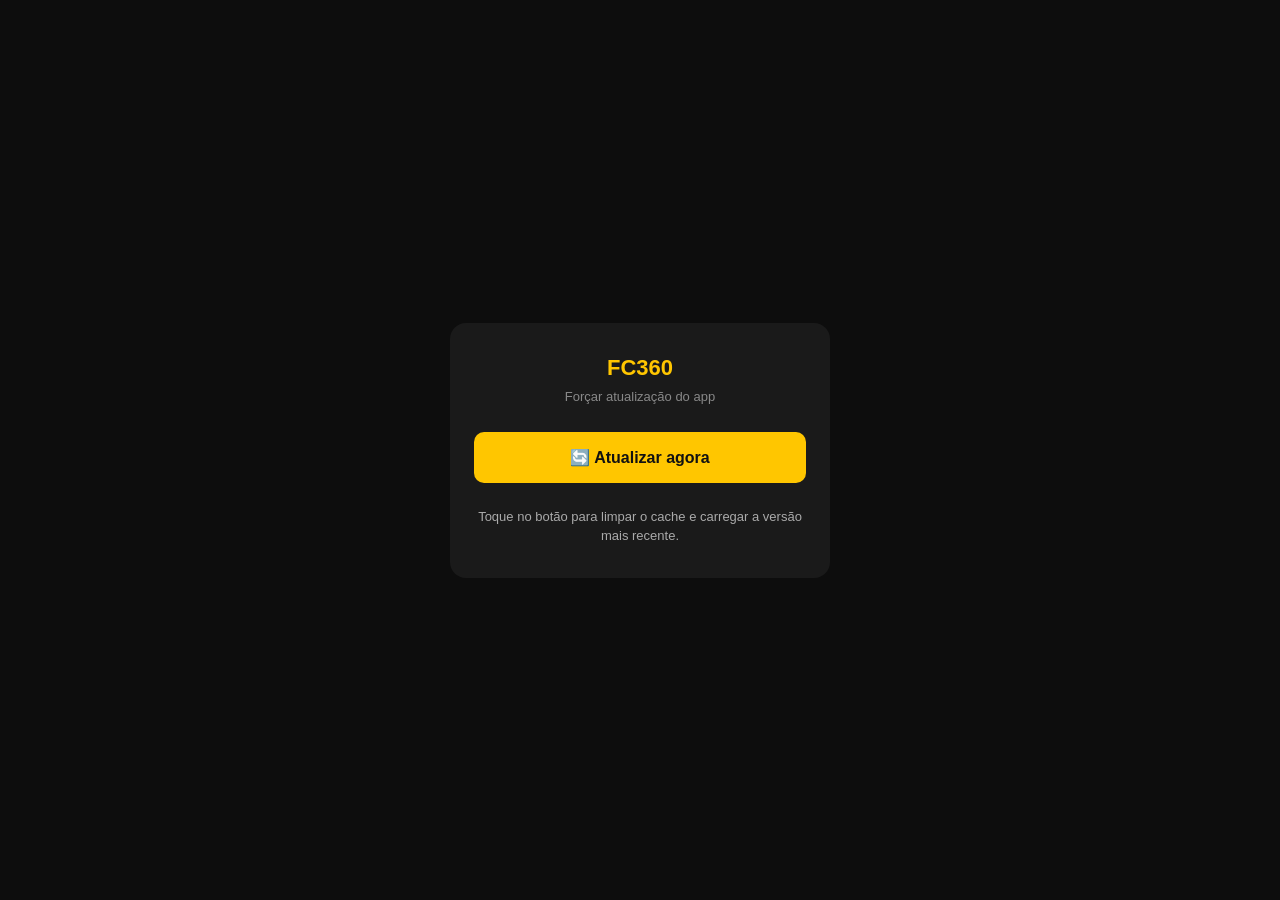
<file: update.html>
<!DOCTYPE html>
<html lang="pt-BR">
<head>
<meta charset="UTF-8">
<meta name="viewport" content="width=device-width,initial-scale=1">
<title>Atualizar FC360</title>
<style>
  *{box-sizing:border-box;margin:0;padding:0}
  body{font-family:Arial,sans-serif;background:#0d0d0d;color:#fff;display:flex;align-items:center;justify-content:center;min-height:100vh;padding:24px}
  .card{background:#1a1a1a;border-radius:16px;padding:32px 24px;max-width:380px;width:100%;text-align:center}
  .logo{font-size:22px;font-weight:800;color:#FFC600;margin-bottom:8px}
  .sub{font-size:13px;color:#888;margin-bottom:28px}
  button{width:100%;padding:16px;background:#FFC600;color:#111;border:none;border-radius:10px;font-size:16px;font-weight:700;cursor:pointer;margin-bottom:12px}
  button:disabled{background:#444;color:#888;cursor:not-allowed}
  .msg{font-size:13px;color:#aaa;margin-top:12px;line-height:1.5}
  .ok{color:#2d9e62;font-weight:700;font-size:15px;margin-top:16px}
</style>
</head>
<body>
<div class="card">
  <div class="logo">FC360</div>
  <div class="sub">Forçar atualização do app</div>
  <button id="btn" onclick="atualizar()">🔄 Atualizar agora</button>
  <div class="msg" id="msg">Toque no botão para limpar o cache e carregar a versão mais recente.</div>
</div>
<script>
function atualizar() {
  var btn = document.getElementById('btn');
  var msg = document.getElementById('msg');
  btn.disabled = true;
  btn.textContent = 'Limpando cache...';
  msg.textContent = 'Removendo service worker e caches antigos...';

  var etapas = [];

  if ('serviceWorker' in navigator) {
    etapas.push(
      navigator.serviceWorker.getRegistrations().then(function(regs) {
        return Promise.all(regs.map(function(r) { return r.unregister(); }));
      })
    );
  }

  if ('caches' in window) {
    etapas.push(
      caches.keys().then(function(keys) {
        return Promise.all(keys.map(function(k) { return caches.delete(k); }));
      })
    );
  }

  Promise.all(etapas).then(function() {
    sessionStorage.removeItem('eco_last_page');
    sessionStorage.removeItem('inv_detalhe_state');
    msg.innerHTML = '<span class="ok">✓ Cache limpo!</span><br>Redirecionando para o app...';
    btn.textContent = 'Aguarde...';
    setTimeout(function() {
      window.location.href = './index.html?t=' + Date.now();
    }, 1500);
  }).catch(function(e) {
    msg.textContent = 'Erro: ' + e.message + '. Tente limpar o cache manualmente nas configurações do navegador.';
    btn.disabled = false;
    btn.textContent = '🔄 Tentar novamente';
  });
}
</script>
</body>
</html>
</file>
